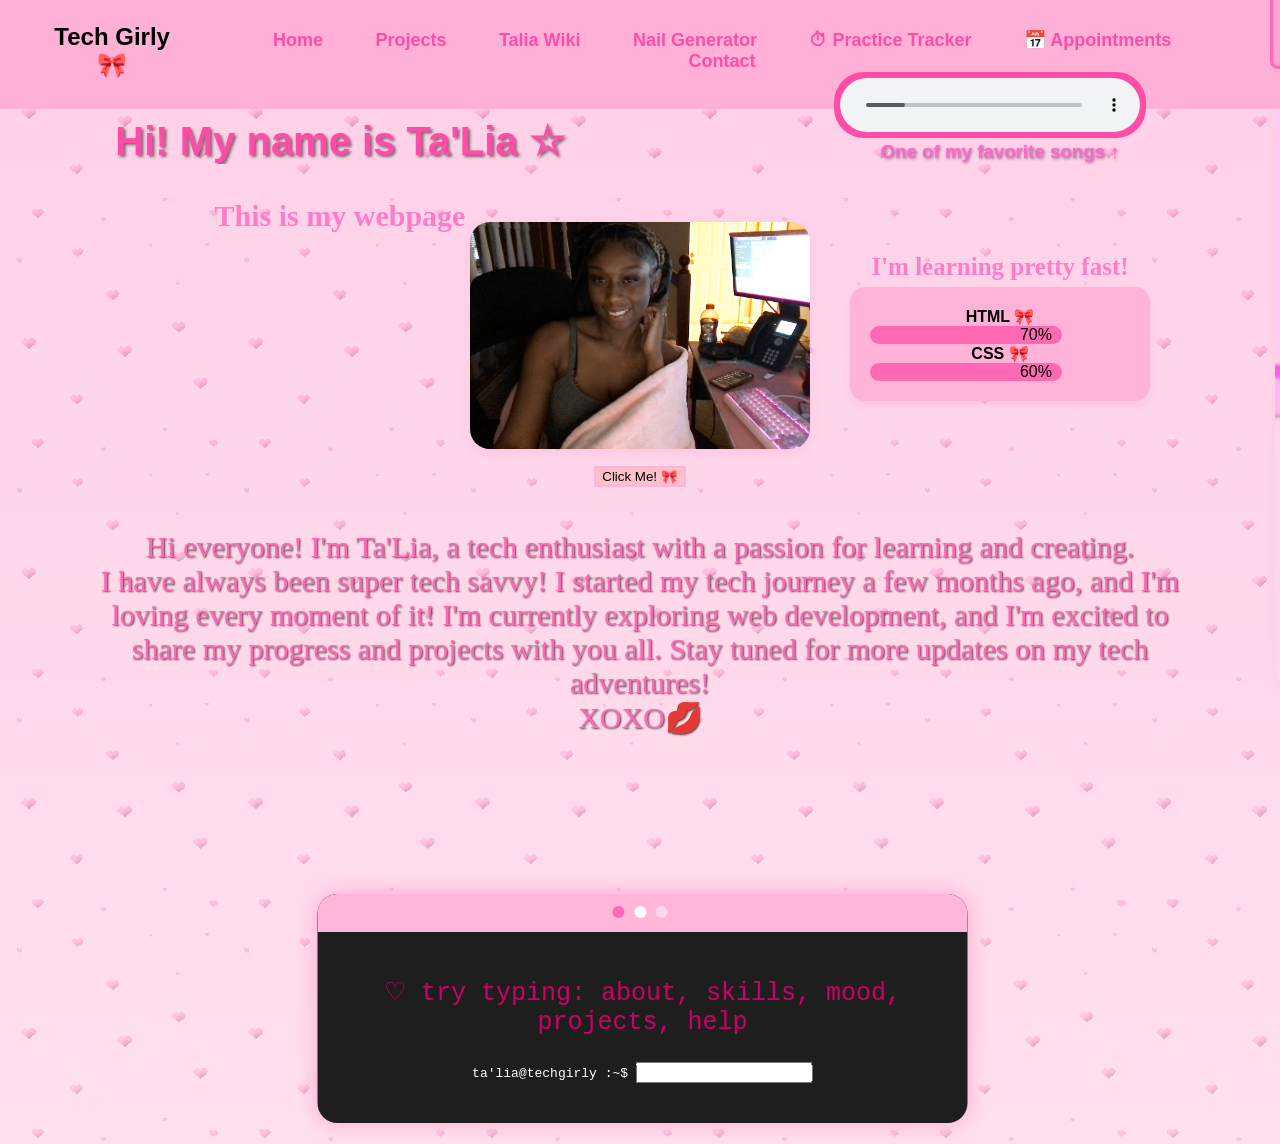
<file: index.html>
<!DOCTYPE html>
<html>
<head>
  <meta name="viewport" content="width=device-width, initial-scale=1.0">
  <title>My Tech Girly Eraaa 🎀</title>

  <style>
    body {
      background-color: #ffe6f0;
      font-family: Arial, sans-serif;
      text-align: center;
      padding-top: 100px;
      background-image: url("hearts.gif");
      background-repeat: repeat;
      background-attachment: fixed;
      margin: 0;
      background: linear-gradient(rgba(255, 188, 224, 0.7), rgba(255, 211, 228, 0.7)), url("hearts.gif");
    }

    h1 {
      color: #ff4da6;
      font-size: 40px;
      position: relative;
      right: 300px;
      bottom: 125px;
      text-shadow: 2px 2px 3px #00000084;
      display: inline-block;
      width: 0;
      overflow: hidden;
      white-space: nowrap;
      border-right 3px solid pink;
      width: 0;
      animation: typing 3s steps(25, end) forwards;
    }
    @keyframes typing {
      from { width: 0; }
      to { width: 100%; }
      }
    h3 {
      color: #ff67cf;
      text-shadow: 1px 1px 3px rgba(0, 0, 0, 0.442);
      position: relative;
      left: 360px;
      top: -365px;
    }

    p {
      color: #cc0066;
      font-size: 35px;
    }

    .btn {
      background-color: pink;
      transition: all 0.3s ease;
      cursor: pointer;
      border: 2px solid #ffb3de;
      position: relative;
      z-index: 999;
    }
    .btn:hover {
      background-color: #ff91c8;
      transform: scale(1.2) translateY(-5px);
      box-shadow: 0 4px 8px rgba(134, 18, 70, 0.813);
    }
    .container {
      display: flex;
      justify-content: center;
      gap: 20px;
      transform: translate(360px, -650px);
      height: 300px;
      align-items: center;
      flex-direction: column;
    }
    .card {
      background-color: #ffb3d9;
      padding: 20px;
      border-radius: 10px;
      width: 200px;
      box-shadow: 0 4px 8px rgba(255, 179, 217, 0.5);
      display: flex;
      justify-content: center;
      gap: 20px;
    }
    .navbar {
      display: flex;
      justify-content: flex-end;
      align-items: center;
      padding: 10px 40px;
      background-color: hwb(330 69% 0%);
      position: relative;
      bottom: 107px;
      width: 100%;
      box-sizing: border-box;
    }
    .logo {
      margin-right: auto;
    }
    .nav-links a {
      color: #ff4da6;
      text-decoration: none;
      margin-left: 20px;
      font-size: 18px;
      font-weight: bold;
      transition: 0.3s;
      padding: 8px 14px;
      border-radius: 20px;
    }
    .nav-links a:hover {
      background-color: rgb(255, 97, 179);
      color: white;
    }
    audio {
      margin-left: 700px;
      position: relative;
      top: -475px;
      border-radius: 30px;
      padding: 6px;
      background-color: hsl(330, 100%, 65%);
    }
    #message {
      font-family: cursive;
      font-weight: 700;
      font-size: 30px;
      color: #ff7dc7;
      position: relative;
      right: 300px;
      bottom: 150px
    }
    .extra {
      font-family: cursive;
      font-weight: 700;
      font-size: 25px;
      color: #ff7dc7;
      position: relative;
      left: 360px;
      bottom: 160px
    }
    img {
      width: 340px;
      height: auto;
      border-radius: 20px;
      box-shadow: 0 4px 8px rgba(255, 179, 217, 0.5);
      position: relative;
      top: -395px;
      display: block;
      margin: 0 auto;
    }
    .bio {
      position: absolute;
      top: 500px;
      left:50%;
      transform: translateX(-50%);
      width: 1155px;
      color: hotpink;
      font-size: 30px;
      font-family: 'Dancing Script', cursive;
      text-shadow: hsla(0, 0%, 0%, 0.691) 1px 1px 2px;
      max-width: 1500px;
    }
    .progress-bar {
      width: 100%;
      height: 12px;
      background-color: #ffb3d9;
      border-radius: 20px;
      margin-top: 10px;
      overflow: hidden;
    }
    .progress {
      height: 100%;
      background-color: hotpink;
      border-radius: 20px;
    }
    .html-progress {
      width: 70%;
    }
    .skill-card {
      background-color: #ffb3d9;
      padding: 20px;
      border-radius: 15px;
      width: 260px;
      box-shadow: 0 4px 8px rgba(255, 179, 217, 0.5);
    }
    .skill-title {
      display: flex; 
      justify-content: center;
      font-weight: bold;
      align-items: center;
      gap:6px;
    }
    .skill-title span:first-child {
      text-align: left;
    }
    .skill-title span:last-child {
      text-align: left;
    }
    .progress-box {
      width: 100%;
      height: 120px;
      background-color: #ffb3d9;
      border-radius: 15px;
      overflow: hidden;
      margin-bottom: 15px;
    }
    .progress-fill {
      height: 100%;
      background-color: hotpink;
      border-radius: 15px;
      width: 70%;
      text-align: right;
      padding-right: 10px;
    }
    .css-text {
      display: flex;
      align-items: center;
      justify-content: center;
      gap: 10px;
      margin-top: 40px;
      font-size: 20px;
    }
    .css-progress {
      width: 60$;
    }
    .side-bar {
      position: absolute;
      top: -210px;
      right: -360px;
      width: 365px;
      height: 100%;
      object-fit: cover;
      z-index: -1;
      opacity: 0.65;
    }
    .pink-clock {
      background-color: hsl(330, 100%, 82%);
      border-radius: 8px;
      border-color: hotpink;
      border-width: 3px;
      border-style: solid;
      position: fixed;
      top: -210px;
      right: 0px;
      width: 320px;
      height: 43px;
      padding: 18px 22px;
      font-weight: bold;
      box-shadow: 0 4px 8px
      font-family: monospace;
      font-size: 35px;
      letter-spacing: 2px;
      color: white;
      text-shadow: hotpink 3px 5px 9px;
    }
    .side-note {
      position:fixed;
      top:-135px;
      right: 55px;
      width: 220px;
      z-index: 5;
      font-size: 5px;
      line-height: 1.3;
    }
    .side-note h4 {
      font-size: 30px;
      color:#ff0783;
      position: relative;
      bottom: -5px;
      text-shadow: 0 0 8px #ff4096;
    }
    .side-note p {
      font-size: 30px;
      color: lab(60.15% 75.53 -8.87);
      text-shadow: 0 0 5px hwb(333 34% 0%);
      position: relative;
      bottom: 18px;
    }
    .terminal {
      width: 650px;
      background-color: #1e1e1e;
      border-radius: 20px;
      overflow: hidden;

      position: absolute;
      top: 700px;
      left: 50%;
      transform: translateX(-105%);
      box-shadow: 0 0 20px rgba(255, 105, 180, 0.5);
    }
      .terminal-top {
        background-color: #ffb6d9;
        padding: 10px;
      }
      .dot {
        height: 12px;
        width: 12px;
        border-radius: 50%;
        display: inline-block;
        margin-right: 5px;
      }
      .pink {
        background-color: hotpink;
      }
      .white {
        background-color: white;
      }
      .lightpink {
        background-color: #ffd6eb; 
      }
      .terminal-body {
        padding: 20px;
        color: hotpink;
        font-family: monospace;
      }
      .terminal-input {
        background: transparent;
        border: none;
        outline: none;
        color: white;
        font-family: monospace;
        width: 100%;
      }
      #terminalOutput {
        margin-top: 20px;
        color: white;
      }
      .terminal-body p {
        font-size: 25px;
      }
      html, body {
        overflow-x: hidden;
      }
      @media (max-width: 800px) {
        body {
          padding: 0 18px 44px;
          text-align: center;
          display: flex;
          flex-direction: column;
        }
        .navbar {
          position: static;
          flex-direction: column;
          align-items: center;
          gap: 12px;
          margin: 0 -18px 28px;
          padding: 14px 16px;
          width: calc(100% + 36px);
        }
        .logo {
          margin-right: 0;
          font-size: 24px;
        }
        .nav-links {
          display: grid;
          grid-template-columns: repeat(2, minmax(0, 1fr));
          gap: 8px;
          width: 100%;
        }
        .nav-links a {
          margin-left: 0;
          padding: 10px 8px;
          font-size: 15px;
          text-align: center;
        }
        h1,
        #message,
        .extra,
        h3,
        audio,
        img,
        .container,
        .bio,
        .terminal,
        .side-note,
        .pink-clock {
          position: static;
          transform: none;
        }
        h1 {
          display: block;
          width: auto;
          margin: 24px auto 12px;
          font-size: clamp(30px, 10vw, 42px);
          white-space: normal;
          animation: none;
        }
        #message,
        .extra {
          margin: 10px auto;
          font-size: 24px;
        }
        .bio {
          box-sizing: border-box;
          width: min(100%, 560px);
          max-width: 100%;
          margin: 20px auto;
          padding: 0 8px;
          font-size: 21px;
          line-height: 1.4;
        }
        .bio br {
          display: none;
        }
        .btn {
          margin: 12px auto 20px;
          padding: 10px 16px;
        }
        h3 {
          margin: 0 auto 18px;
          font-size: 18px;
        }
        audio {
          display: block;
          width: min(100%, 320px);
          margin: 8px auto 8px;
        }
        img {
          width: min(88vw, 300px);
          margin: 18px auto;
        }
        .side-bar {
          display: none;
        }
        .container {
          height: auto;
          margin: 18px auto;
        }
        .skill-card {
          width: min(100%, 300px);
          margin: 0 auto;
        }
        .navbar { order: 1; }
        h1 { order: 2; }
        #message { order: 3; }
        .btn { order: 4; }
        audio { order: 5; }
        h3 { order: 6; }
        img:not(.side-bar) { order: 7; }
        .bio { order: 8; }
        .container { order: 9; }
        .extra { order: 10; }
        .pink-clock { order: 11; }
        .side-note { order: 12; }
        .terminal { order: 13; }
        .side-note {
          width: min(100%, 320px);
          margin: 24px auto;
          padding: 16px;
          background-color: rgba(255, 214, 235, 0.72);
          border: 2px solid #ff9ccc;
          border-radius: 18px;
          box-sizing: border-box;
        }
        .side-note h4,
        .side-note p {
          position: static;
          margin: 8px 0;
          font-size: 21px;
        }
        .terminal {
          width: min(100%, 640px);
          margin: 24px auto 0;
          text-align: left;
        }
        .terminal-body p {
          font-size: 18px;
        }
        .terminal-input span,
        .terminal-input input {
          display: block;
          width: 100%;
        }
        .pink-clock {
          display: block;
          box-sizing: border-box;
          width: min(100%, 260px);
          height: auto;
          margin: 20px auto;
          padding: 10px 14px;
          font-size: 22px;
        }
      }
      @media (max-width: 430px) {
        .nav-links {
          grid-template-columns: 1fr;
        }
        .terminal {
          border-radius: 16px;
        }
        .terminal-body {
          padding: 16px;
        }
      }
      @media only screen and (max-width: 800px), only screen and (max-device-width: 800px) {
        body {
          width: 100% !important;
          max-width: 100vw !important;
          padding: 0 18px 44px !important;
          display: flex !important;
          flex-direction: column !important;
          overflow-x: hidden !important;
        }
        .navbar {
          position: static !important;
          width: 100vw !important;
          max-width: none !important;
          margin: 0 calc(50% - 50vw) 28px !important;
          transform: none !important;
        }
        h1,
        #message,
        .extra,
        h3,
        audio,
        img,
        .container,
        .bio,
        .terminal,
        .side-note,
        .pink-clock {
          position: static !important;
          top: auto !important;
          right: auto !important;
          bottom: auto !important;
          left: auto !important;
          transform: none !important;
        }
        audio {
          display: block !important;
          width: min(100%, 320px) !important;
          max-width: 100% !important;
          margin: 8px auto 8px !important;
        }
        h3 {
          margin: 0 auto 18px !important;
        }
        .bio {
          display: block !important;
          box-sizing: border-box !important;
          width: 100% !important;
          max-width: 560px !important;
          margin: 20px auto !important;
          padding: 0 10px !important;
          font-size: 21px !important;
          line-height: 1.4 !important;
        }
        .side-note {
          display: block !important;
          box-sizing: border-box !important;
          width: min(100%, 320px) !important;
          margin: 24px auto !important;
          padding: 16px !important;
          background-color: rgba(255, 214, 235, 0.72) !important;
          border: 2px solid #ff9ccc !important;
          border-radius: 18px !important;
        }
        .side-note h4,
        .side-note p {
          position: static !important;
          margin: 8px 0 !important;
          font-size: 21px !important;
        }
        .pink-clock {
          display: block !important;
          box-sizing: border-box !important;
          width: min(100%, 260px) !important;
          height: auto !important;
          margin: 20px auto !important;
          padding: 10px 14px !important;
          font-size: 22px !important;
        }
        .navbar { order: 1 !important; }
        h1 { order: 2 !important; }
        #message { order: 3 !important; }
        .btn { order: 4 !important; }
        audio { order: 5 !important; }
        h3 { order: 6 !important; }
        img:not(.side-bar) { order: 7 !important; }
        .bio { order: 8 !important; }
        .container { order: 9 !important; }
        .extra { order: 10 !important; }
        .pink-clock { order: 11 !important; }
        .side-note { order: 12 !important; }
        .terminal { order: 13 !important; }
      }
  </style>
</head>

<body>
  <img src="pinkbar.png" class="side-bar">
  <div class="navbar">
    <h2 class="logo">Tech Girly🎀</h2>
    <div class="nav-links">
      <a href="index.html">Home</a>
      <a href="projects.html">Projects</a>
      <a href="wiki.html">Talia Wiki</a>
      <a href="nail-generator.html">Nail Generator</a>
      <a href="practice-tracker.html">⏱ Practice Tracker</a>
      <a href="appointments.html">📅 Appointments</a>
      <a href="mailto:taliabrenaebusiness@gmail.com">Contact</a>
    </div>
  </div>
  <h1>Hi! My name is Ta'Lia ☆</h1>

  <p id="message">This is my webpage</p>

  <p class="extra">I'm learning pretty fast! </p>
   <p class="bio">
    Hi everyone! I'm Ta'Lia, a tech enthusiast with a passion for learning and creating. <br>I have always been super tech savvy! I started my tech journey a few months ago, and I'm<br> loving every moment of it! I'm currently exploring web development, and I'm excited to<br>share my progress and projects with you all. Stay tuned for more updates on my tech adventures! <br> XOXO💋 </p>

  <button class="btn">Click Me! 🎀</button>
  <h3> One of my favorite songs ↑</h3> 
  <audio id="music" controls loop>
    <source src="He Knows My Name.mp3" type="audio/mpeg">
  </audio>
<img src="prettyme.jpg" alt="My Photo">
 <div class="container">
      <div class="skill-card">
        <div class="skill-title">
        <span>HTML 🎀</span>
        </div>
        <div class=""progress-box">
        <div class="progress-fill">70%</div>
        </div>
      <div class="skill-title">
        <span>CSS 🎀</span>
      </div>
      <div class=""progress-box">
      <div class="progress-fill css-progress">60%</div>
      <div class="pink-clock" id="clock"></div>
      </div>
    </div>
<div class="side-note">
        <h4>Up Next ♡</h4>
        <p> ✰ mini game</p>
        <p> ✰ cute login page</p>
        <p> ✰ daily routine app</p>
        <p> ✰ coding cheat sheet</p>
      </div>
  <div class="terminal">
    <div class="terminal-top">
      <span class="dot pink"></span>
      <span class="dot white"></span>
      <span class="dot lightpink"></span>
    </div>
    <div class="terminal-body">
      <p>♡ try typing: about, skills, mood, projects, help</p>
      <div class="terminal-input">
        <span> ta'lia@techgirly :~$</span>
        <input type="text" id="commandInput"
        onkeydown="handleCommand(event)">
      </div>
      <div id="terminalOutput"></div>
  </div>
  <script>
    const button = document.querySelector(".btn");
    const text = document.getElementById("message");

    button.addEventListener("click", function() {
      if (text.textContent === "This is my webpage") {
      text.textContent = "& The start of my tech journey ✝️";
      }
      else {
     text.textContent ="This is my webpage";
      }
    });
    const music = document.getElementById("music");
    music.volume = 0.03;
    music.loop = true;
function updateClock() {
  const now = new Date();
  let hours = now.getHours();
  let minutes = now.getMinutes();
  let ampm = hours >= 12 ? 'PM' : 'AM';
  hours = hours % 12;
  hours = hours ? hours : 12;
  minutes = minutes < 10 ? '0' + minutes : minutes;
  const time = hours + ':' + minutes + ' ' + ampm;
  document.getElementById("clock").textContent = time;
}
updateClock();
setInterval(updateClock, 1000);
  </script>
  <script>
    function typeText(text) {
      let output = document.getElementById("terminalOutput");
      output.innerHTML = "";
      let i= 0;
      let interval = setInterval(() => {
        output.innerHTML += text.charAt(i);
        i++;
        if (i >= text.length) {
          clearInterval(interval);
        }
      }, 40);
    }
     function handleCommand(event) {
      if (event.key === "Enter") {
        let input = document.getElementById("commandInput");
        let output = document.getElementById("terminalOutput");
        let command = input.value.toLowerCase();
        if (command === "about") {
          typeText("♡ beginner frontend developer & tech girly");
        }
        else if (command === "skills") {
          typeText("♡ HTML, CSS, JavaScript");
        }
        else if (command === "mood") {
          let moods = [
            "♡ feeling cute, might code later",
            "♡ currently obssessed with web design",
            "♡ debugging, send help!",
            "♡ loving the tech journey so far",
          ];
          let randomMood = moods[Math.floor(Math.random() * moods.length)];
          typeText(randomMood);
        }
        else if (command === "projects") {
          output.innerHTML = "♡ mini game, dark mode toggle, cute widgets";
        }
        else if (command === "help") {
          typeText("♡ available commands: about, skills, mood, projects");
        }
        else {
          typeText("♡ command not recognized. Type 'help' for a list of commands.");
        }
        input.value = "";
      }
     }

    function organizeMobileHomeLayout() {
      if (!window.matchMedia("(max-width: 800px)").matches) {
        return;
      }

      const extraText = document.querySelector(".extra");
      const skillContainer = document.querySelector(".container");
      const songCaption = document.querySelector("h3");
      const songPlayer = document.getElementById("music");

      if (songCaption && songPlayer) {
        songPlayer.insertAdjacentElement("afterend", songCaption);
      }

      if (extraText && skillContainer) {
        skillContainer.insertAdjacentElement("afterend", extraText);
      }
    }

    organizeMobileHomeLayout();
  </script>
</body>
</html>
</file>
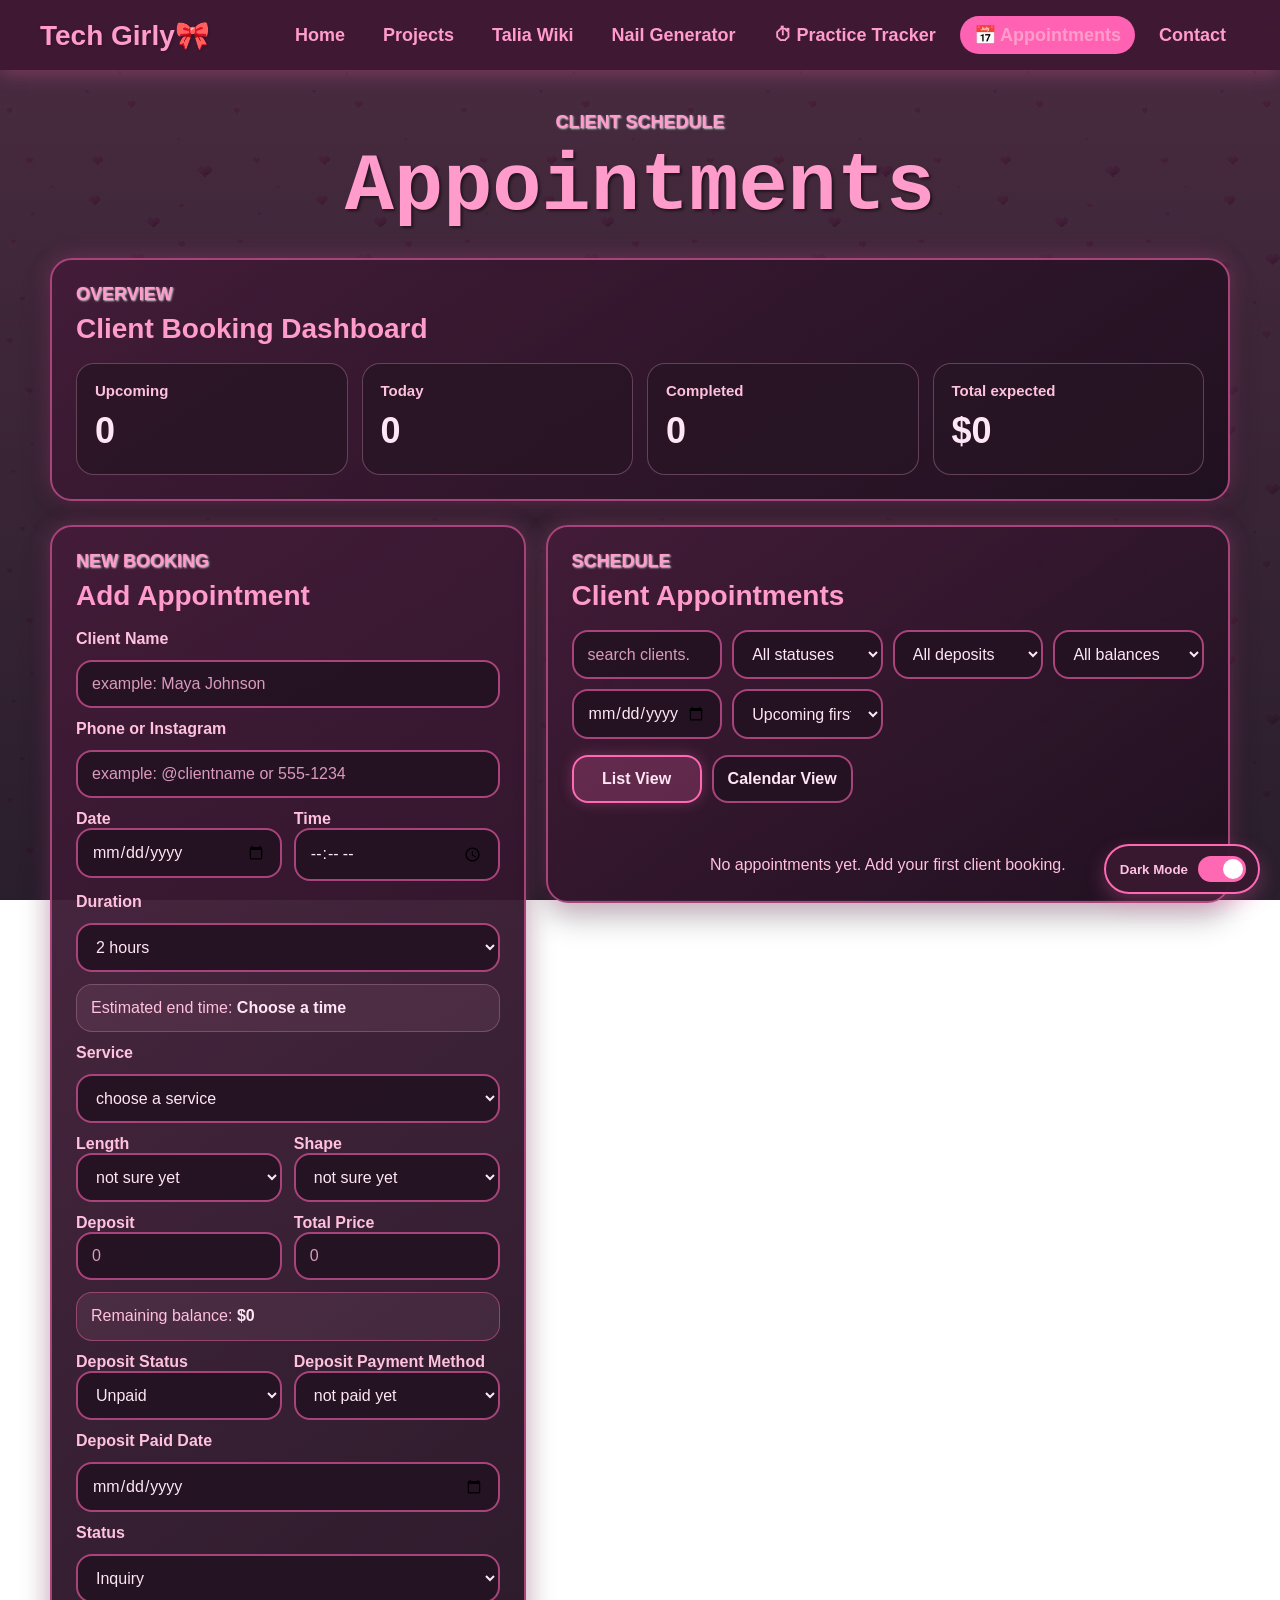
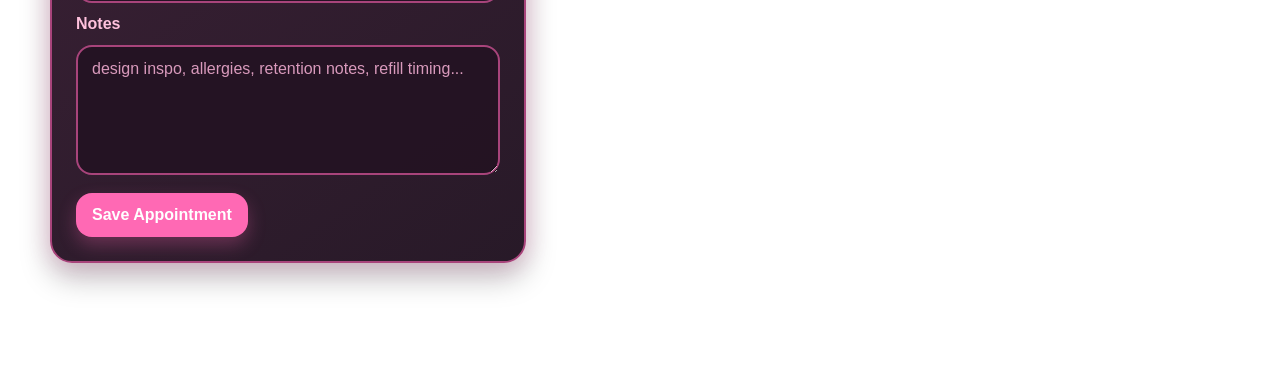
<file: appointments.html>
<!DOCTYPE html>
<html lang="en">
<head>
  <meta charset="UTF-8">
  <meta name="viewport" content="width=device-width, initial-scale=1.0">
  <title>Client Appointments</title>
  <meta name="apple-mobile-web-app-title" content="Talia Wiki">
  <link rel="apple-touch-icon" href="talia-wiki-icon.png">
  <link rel="icon" type="image/png" href="talia-wiki-icon.png">
  <link rel="stylesheet" href="wiki.css">
  <link rel="stylesheet" href="appointments.css">
</head>
<body class="dark-mode">
  <!-- Main portfolio navigation -->
  <div class="navbar">
    <h2 class="logo">Tech Girly🎀</h2>
    <div class="nav-links">
      <a href="index.html">Home</a>
      <a href="projects.html">Projects</a>
      <a href="wiki.html">Talia Wiki</a>
      <a href="nail-generator.html">Nail Generator</a>
      <a href="practice-tracker.html">⏱ Practice Tracker</a>
      <a href="appointments.html" class="active">📅 Appointments</a>
      <a href="mailto:taliabrenaebusiness@gmail.com">Contact</a>
    </div>
  </div>

  <main class="wiki-page appointment-page">
    <!-- Page title -->
    <section class="hero-section appointment-hero">
      <p class="eyebrow">client schedule</p>
      <h1>Appointments</h1>
    </section>

    <!-- Dashboard summary -->
    <section class="appointment-card">
      <div class="section-heading">
        <div>
          <p class="eyebrow">overview</p>
          <h2>Client Booking Dashboard</h2>
        </div>
      </div>

      <div class="appointment-stats">
        <article class="appointment-stat">
          <span>Upcoming</span>
          <strong id="upcomingCount">0</strong>
        </article>
        <article class="appointment-stat">
          <span>Today</span>
          <strong id="todayCount">0</strong>
        </article>
        <article class="appointment-stat">
          <span>Completed</span>
          <strong id="completedCount">0</strong>
        </article>
        <article class="appointment-stat">
          <span>Total expected</span>
          <strong id="expectedTotal">$0</strong>
        </article>
      </div>
    </section>

    <section class="appointment-layout">
      <!-- Appointment form -->
      <section class="appointment-card">
        <div class="section-heading">
          <div>
            <p class="eyebrow">new booking</p>
            <h2 id="formTitle">Add Appointment</h2>
          </div>
        </div>

        <form id="appointmentForm" class="appointment-form">
          <label for="clientName">Client Name</label>
          <input type="text" id="clientName" placeholder="example: Maya Johnson" required>

          <label for="clientPhone">Phone or Instagram</label>
          <input type="text" id="clientPhone" placeholder="example: @clientname or 555-1234">

          <div class="form-grid">
            <div>
              <label for="appointmentDate">Date</label>
              <input type="date" id="appointmentDate" required>
            </div>
            <div>
              <label for="appointmentTime">Time</label>
              <input type="time" id="appointmentTime" required>
            </div>
          </div>

          <label for="appointmentDuration">Duration</label>
          <select id="appointmentDuration">
            <option value="60">1 hour</option>
            <option value="90">1.5 hours</option>
            <option value="120">2 hours</option>
            <option value="150">2.5 hours</option>
            <option value="180">3 hours</option>
            <option value="210">3.5 hours</option>
            <option value="240">4 hours</option>
            <option value="custom">Custom</option>
          </select>

          <div id="customDurationWrap" class="custom-duration-wrap">
            <label for="customDuration">Custom Duration Minutes</label>
            <input type="number" id="customDuration" min="15" step="15" placeholder="example: 270">
          </div>

          <div class="form-note">
            Estimated end time: <strong id="estimatedEndTime">Choose a time</strong>
          </div>

          <label for="serviceType">Service</label>
          <select id="serviceType" required>
            <option value="">choose a service</option>
            <option value="Full Set">Full Set</option>
            <option value="Fill In">Fill In</option>
            <option value="Soak Off">Soak Off</option>
            <option value="Nail Repair">Nail Repair</option>
            <option value="Freestyle Set">Freestyle Set</option>
            <option value="Consultation">Consultation</option>
          </select>

          <div class="form-grid">
            <div>
              <label for="setLength">Length</label>
              <select id="setLength">
                <option value="">not sure yet</option>
                <option value="Short">Short</option>
                <option value="Medium">Medium</option>
                <option value="Long">Long</option>
                <option value="XL">XL</option>
              </select>
            </div>
            <div>
              <label for="setShape">Shape</label>
              <select id="setShape">
                <option value="">not sure yet</option>
                <option value="Square">Square</option>
                <option value="Almond">Almond</option>
                <option value="Coffin">Coffin</option>
                <option value="Stiletto">Stiletto</option>
                <option value="Oval">Oval</option>
              </select>
            </div>
          </div>

          <div class="form-grid">
            <div>
              <label for="depositAmount">Deposit</label>
              <input type="number" id="depositAmount" min="0" step="1" placeholder="0">
            </div>
            <div>
              <label for="totalPrice">Total Price</label>
              <input type="number" id="totalPrice" min="0" step="1" placeholder="0">
            </div>
          </div>

          <div class="form-note balance-note">
            Remaining balance: <strong id="remainingBalancePreview">$0</strong>
          </div>

          <div class="form-grid">
            <div>
              <label for="depositStatus">Deposit Status</label>
              <select id="depositStatus">
                <option value="Unpaid">Unpaid</option>
                <option value="Paid">Paid</option>
              </select>
            </div>
            <div>
              <label for="depositMethod">Deposit Payment Method</label>
              <select id="depositMethod">
                <option value="">not paid yet</option>
                <option value="Apple Pay/Card">Apple Pay/Card</option>
                <option value="Cash App">Cash App</option>
                <option value="Cash">Cash</option>
                <option value="Other">Other</option>
              </select>
            </div>
          </div>

          <label for="depositPaidDate">Deposit Paid Date</label>
          <input type="date" id="depositPaidDate">

          <label for="appointmentStatus">Status</label>
          <select id="appointmentStatus">
            <option value="Inquiry">Inquiry</option>
            <option value="Awaiting Deposit">Awaiting Deposit</option>
            <option value="Confirmed">Confirmed</option>
            <option value="Completed">Completed</option>
            <option value="Cancelled">Cancelled</option>
            <option value="No-show">No-show</option>
            <option value="Rescheduled">Rescheduled</option>
          </select>

          <label for="appointmentNotes">Notes</label>
          <textarea id="appointmentNotes" rows="5" placeholder="design inspo, allergies, retention notes, refill timing..."></textarea>

          <div class="form-actions">
            <button type="submit" id="saveAppointmentButton">Save Appointment</button>
            <button type="button" id="cancelEditButton" class="secondary-button">Cancel Edit</button>
          </div>
        </form>
      </section>

      <!-- Appointment list -->
      <section class="appointment-card">
        <div class="section-heading">
          <div>
            <p class="eyebrow">schedule</p>
            <h2>Client Appointments</h2>
          </div>
        </div>

        <div class="appointment-tools">
          <input type="search" id="appointmentSearch" placeholder="search clients..." aria-label="Search appointments">
          <select id="statusFilter" aria-label="Filter by status">
            <option value="all">All statuses</option>
            <option value="Inquiry">Inquiry</option>
            <option value="Awaiting Deposit">Awaiting Deposit</option>
            <option value="Confirmed">Confirmed</option>
            <option value="Completed">Completed</option>
            <option value="Cancelled">Cancelled</option>
            <option value="No-show">No-show</option>
            <option value="Rescheduled">Rescheduled</option>
          </select>
          <select id="depositFilter" aria-label="Filter by deposit status">
            <option value="all">All deposits</option>
            <option value="Unpaid">Deposit unpaid</option>
            <option value="Paid">Deposit paid</option>
          </select>
          <select id="paymentFilter" aria-label="Filter by payment status">
            <option value="all">All balances</option>
            <option value="paid">Paid in full</option>
            <option value="balance">Balance due</option>
          </select>
          <input type="date" id="dateFilter" aria-label="Filter by appointment date">
          <select id="sortAppointments" aria-label="Sort appointments">
            <option value="upcoming">Upcoming first</option>
            <option value="newest">Newest added</option>
            <option value="client">Client A-Z</option>
          </select>
        </div>

        <div class="view-tabs" aria-label="Appointment view options">
          <button type="button" id="listViewButton" class="active">List View</button>
          <button type="button" id="calendarViewButton">Calendar View</button>
        </div>

        <p id="copyStatus" class="copy-status" aria-live="polite"></p>

        <div id="appointmentsList" class="appointments-list"></div>
        <div id="calendarView" class="calendar-view hidden"></div>
        <p id="emptyAppointments" class="appointment-empty">No appointments yet. Add your first client booking.</p>
      </section>
    </section>
  </main>

  <!-- Dark mode toggle that matches Talia Wiki -->
  <button type="button" id="darkModeToggle" class="dark-mode-toggle" aria-label="Turn dark mode off">
    <span class="toggle-text">Dark Mode</span>
    <span class="toggle-switch">
      <span class="toggle-dot"></span>
    </span>
  </button>

  <script src="appointments.js"></script>
</body>
</html>
</file>
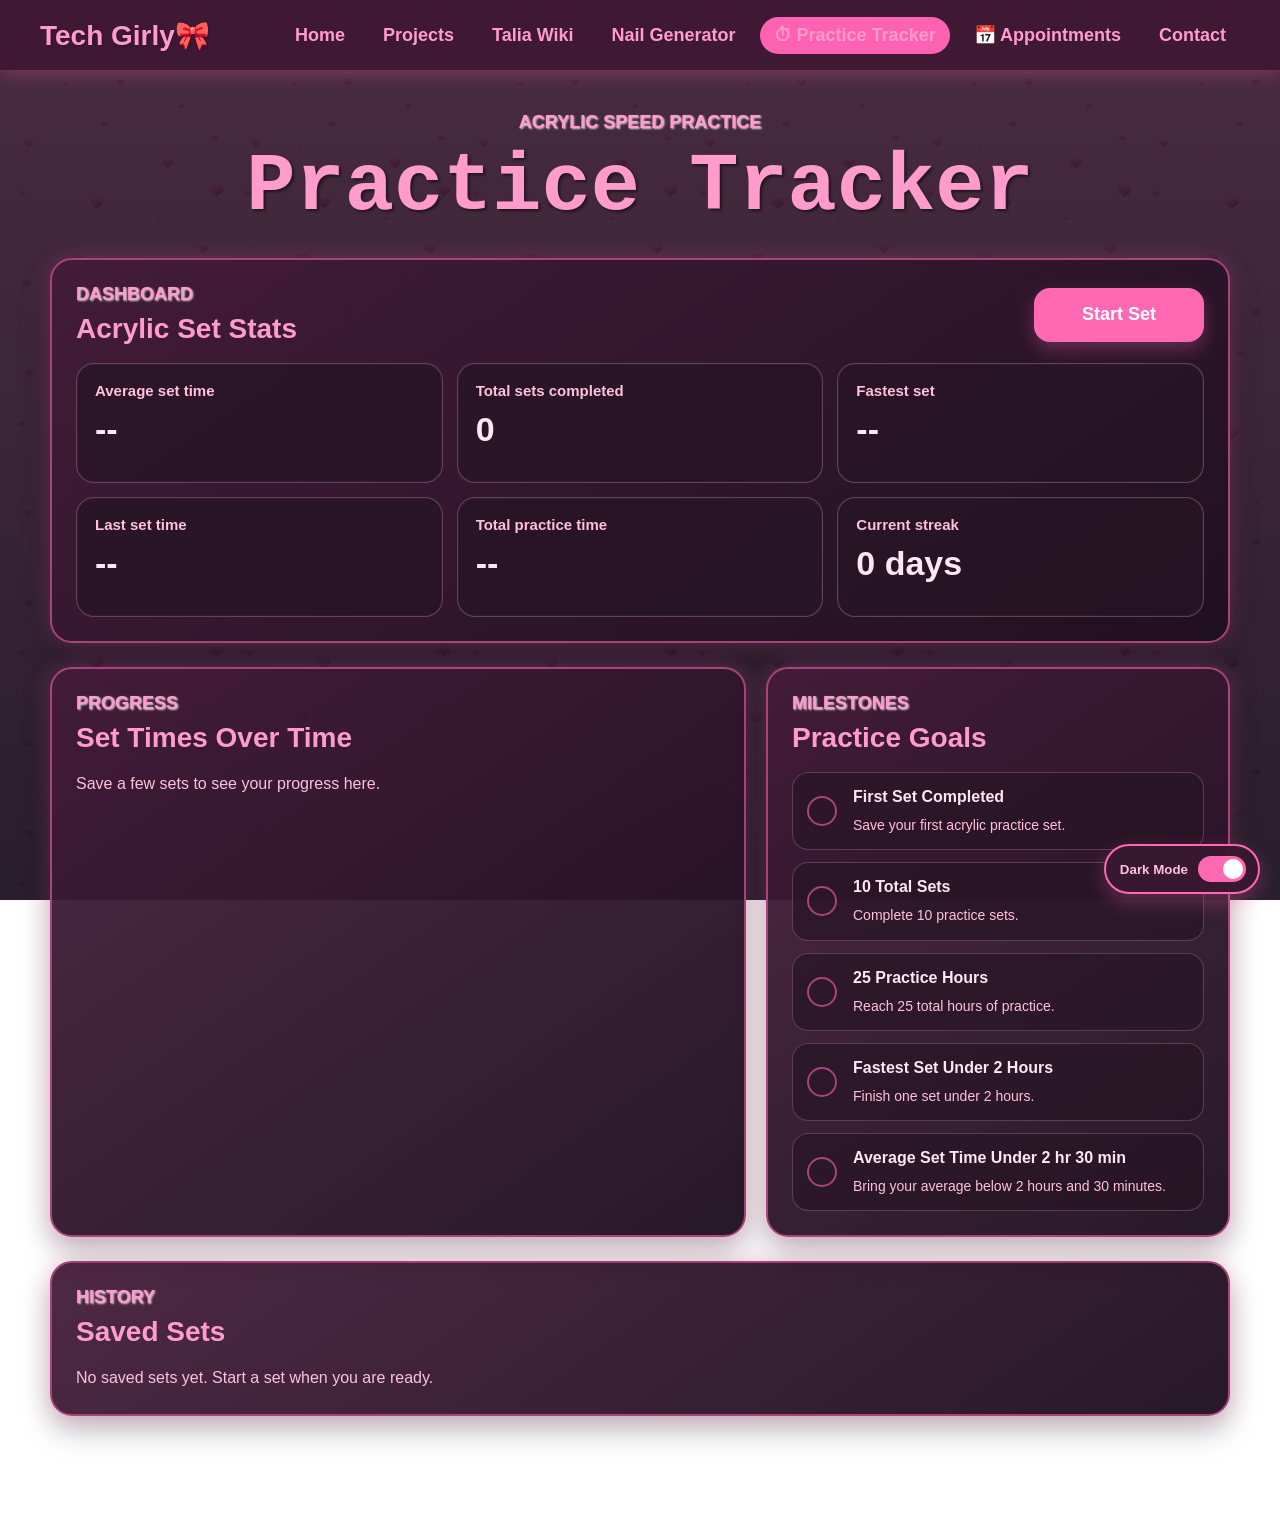
<file: practice-tracker.html>
<!DOCTYPE html>
<html lang="en">
<head>
  <meta charset="UTF-8">
  <meta name="viewport" content="width=device-width, initial-scale=1.0">
  <title>Acrylic Practice Tracker</title>
  <meta name="apple-mobile-web-app-title" content="Talia Wiki">
  <link rel="apple-touch-icon" href="talia-wiki-icon.png">
  <link rel="icon" type="image/png" href="talia-wiki-icon.png">
  <link rel="stylesheet" href="wiki.css">
  <link rel="stylesheet" href="practice-tracker.css">
</head>
<body class="dark-mode">
  <!-- Main portfolio navigation -->
  <div class="navbar">
    <h2 class="logo">Tech Girly🎀</h2>
    <div class="nav-links">
      <a href="index.html">Home</a>
      <a href="projects.html">Projects</a>
      <a href="wiki.html">Talia Wiki</a>
      <a href="nail-generator.html">Nail Generator</a>
      <a href="practice-tracker.html" class="active">⏱ Practice Tracker</a>
      <a href="appointments.html">📅 Appointments</a>
      <a href="mailto:taliabrenaebusiness@gmail.com">Contact</a>
    </div>
  </div>

  <main class="wiki-page tracker-page">
    <!-- Page title -->
    <section class="hero-section tracker-hero">
      <p class="eyebrow">acrylic speed practice</p>
      <h1>Practice Tracker</h1>
    </section>

    <!-- Dashboard stats -->
    <section class="tracker-card dashboard-section">
      <div class="section-heading">
        <div>
          <p class="eyebrow">dashboard</p>
          <h2>Acrylic Set Stats</h2>
        </div>
        <button type="button" id="startSetButton" class="primary-tracker-button">Start Set</button>
      </div>

      <div class="stats-grid">
        <article class="stat-card">
          <span>Average set time</span>
          <strong id="averageTime">--</strong>
        </article>
        <article class="stat-card">
          <span>Total sets completed</span>
          <strong id="totalSets">0</strong>
        </article>
        <article class="stat-card">
          <span>Fastest set</span>
          <strong id="fastestTime">--</strong>
        </article>
        <article class="stat-card">
          <span>Last set time</span>
          <strong id="lastSetTime">--</strong>
        </article>
        <article class="stat-card">
          <span>Total practice time</span>
          <strong id="totalPracticeTime">--</strong>
        </article>
        <article class="stat-card">
          <span>Current streak</span>
          <strong id="currentStreak">0 days</strong>
        </article>
      </div>
    </section>

    <!-- Timer workspace -->
    <section id="timerSection" class="tracker-card timer-section hidden">
      <p class="eyebrow">practice timer</p>
      <h2 id="timerTitle">Set in Progress</h2>
      <div id="timerDisplay" class="timer-display">00:00:00</div>
      <p id="timerStatus" class="timer-status">Timer is running.</p>

      <div class="timer-actions">
        <button type="button" id="pauseButton">Pause</button>
        <button type="button" id="resumeButton" class="hidden">Resume</button>
        <button type="button" id="cancelButton" class="secondary-tracker-button">Cancel</button>
        <button type="button" id="finishButton" class="primary-tracker-button">Finish Set</button>
      </div>
    </section>

    <!-- Finished set review -->
    <section id="finishSection" class="tracker-card finish-section hidden">
      <p class="eyebrow">completed set</p>
      <h2>Finished Time</h2>
      <div id="completedTime" class="completed-time">00:00:00</div>

      <div id="personalBestMessage" class="personal-best hidden"></div>

      <div class="timer-actions">
        <button type="button" id="saveSetButton" class="primary-tracker-button">Save Set</button>
        <button type="button" id="discardSetButton" class="secondary-tracker-button">Discard</button>
      </div>
    </section>

    <section class="tracker-layout">
      <!-- Progress chart -->
      <section class="tracker-card">
        <div class="section-heading">
          <div>
            <p class="eyebrow">progress</p>
            <h2>Set Times Over Time</h2>
          </div>
        </div>
        <div id="progressChart" class="progress-chart"></div>
        <p id="progressEmpty" class="tracker-empty">Save a few sets to see your progress here.</p>
      </section>

      <!-- Milestones -->
      <section class="tracker-card">
        <div class="section-heading">
          <div>
            <p class="eyebrow">milestones</p>
            <h2>Practice Goals</h2>
          </div>
        </div>
        <div id="milestoneList" class="milestone-list"></div>
      </section>
    </section>

    <!-- History list -->
    <section class="tracker-card history-section">
      <div class="section-heading">
        <div>
          <p class="eyebrow">history</p>
          <h2>Saved Sets</h2>
        </div>
      </div>
      <div id="historyList" class="history-list"></div>
      <p id="historyEmpty" class="tracker-empty">No saved sets yet. Start a set when you are ready.</p>
    </section>
  </main>

  <!-- Dark mode toggle that matches Talia Wiki -->
  <button type="button" id="darkModeToggle" class="dark-mode-toggle" aria-label="Turn dark mode off">
    <span class="toggle-text">Dark Mode</span>
    <span class="toggle-switch">
      <span class="toggle-dot"></span>
    </span>
  </button>

  <script src="practice-tracker.js"></script>
</body>
</html>
</file>
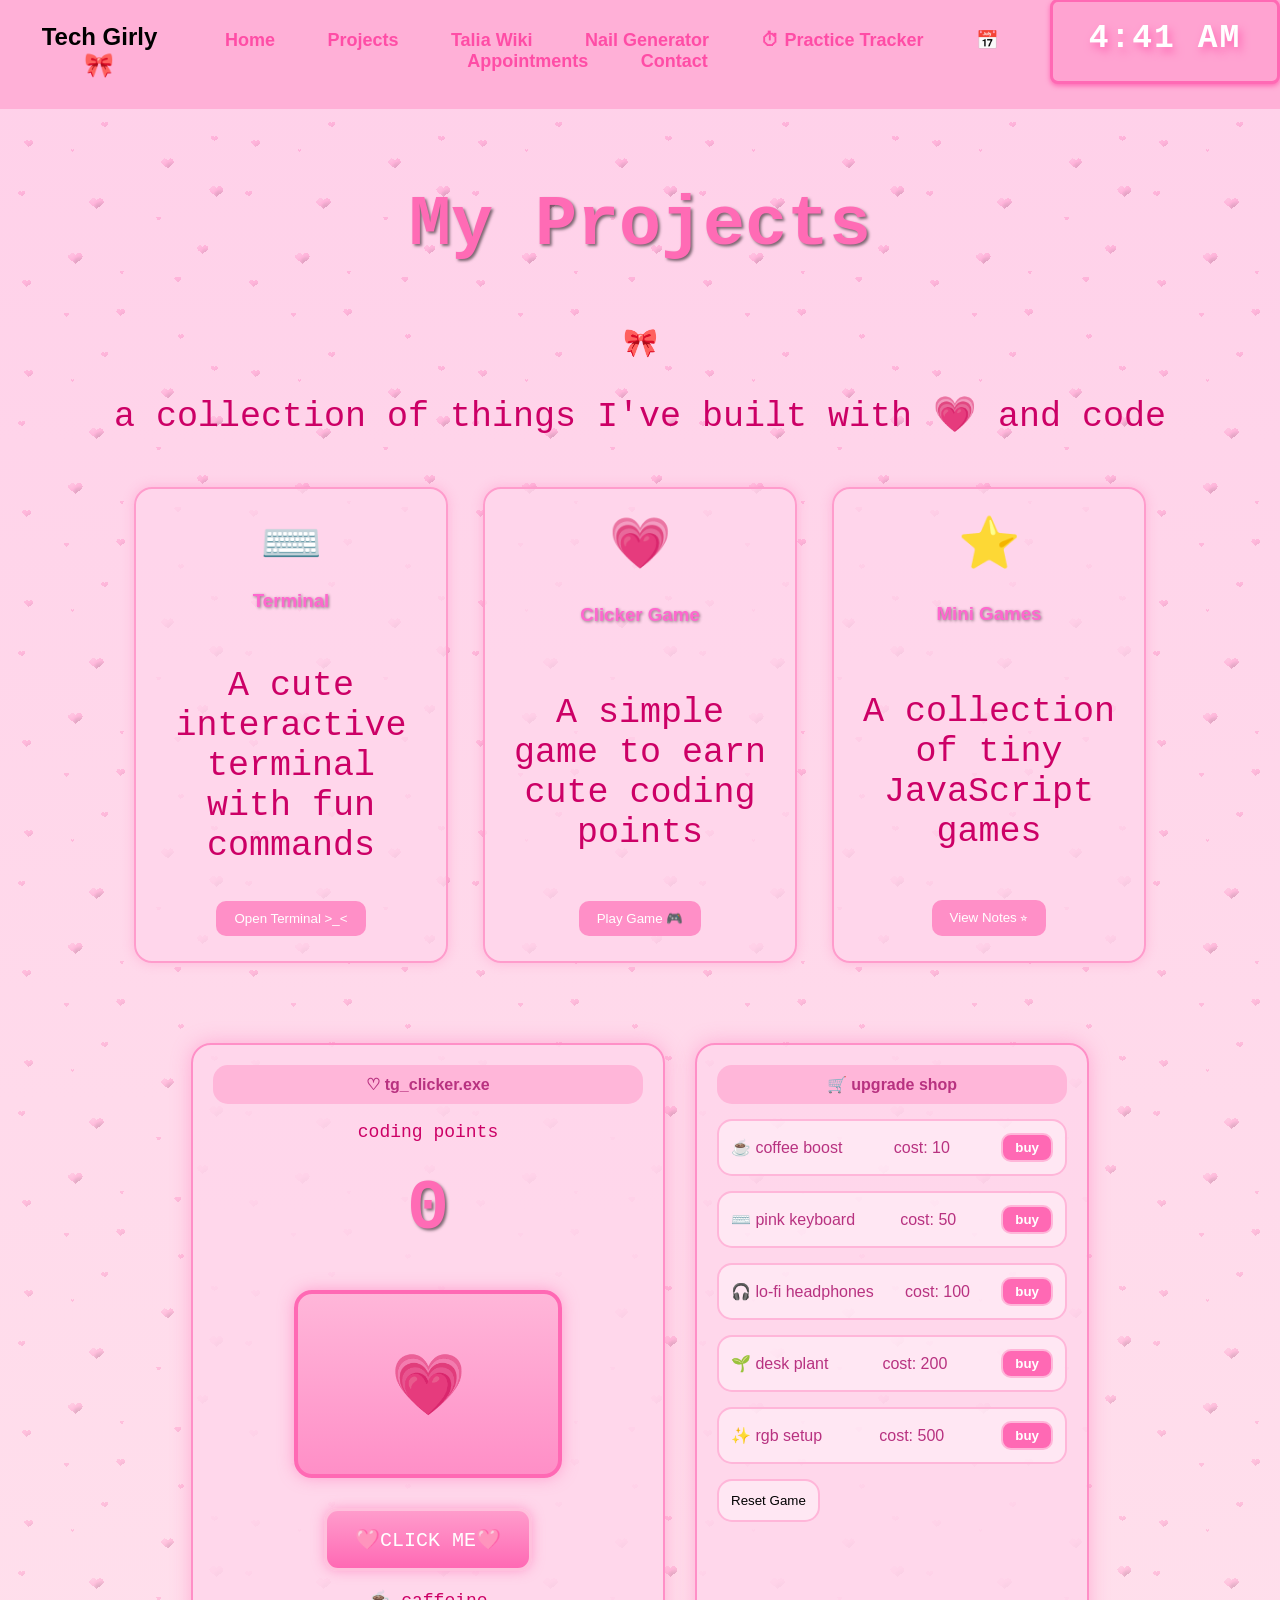
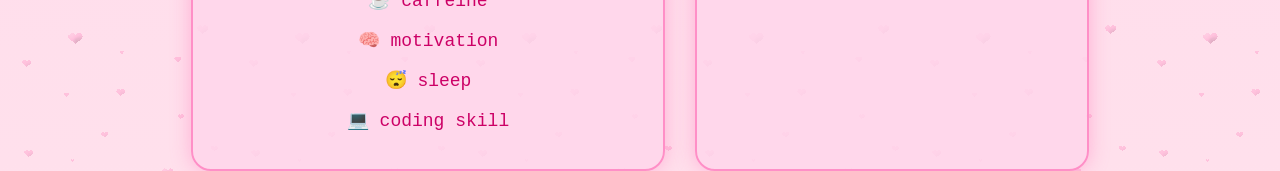
<file: projects.html>
<!DOCTYPE html>
<html>
<head>
  <meta name="viewport" content="width=device-width, initial-scale=1.0">
  <title>My Tech Girly Eraaa 🎀</title>

  <style>
    body {
      background-color: #ffe6f0;
      font-family: Arial, sans-serif;
      text-align: center;
      padding-top: 100px;
      background-repeat: repeat;
      background-attachment: fixed;
      margin: 0;
      background: linear-gradient(rgba(255, 188, 224, 0.7), rgba(255, 211, 228, 0.7)), url("hearts.gif");
    }

    h1 {
      color: hsl(330, 100%, 71%);
      font-size: 70px;
      text-align: center;
      margin-top: -30px;
      text-shadow: 2px 2px 3px #00000084;
      font-family: monospace;
      display: inline-block;
      width: 0;
      overflow: hidden;
      white-space: nowrap;
      border-right 3px solid pink;
      animation: typing 3s steps(25, end) forwards;
    }
    #score {
      position: relative;
      top: 40px;
    }
    @keyframes typing {
      from { width: 0; }
      to { width: 100%; }
      }
    h3 {
      color: #ff67cf;
      text-shadow: 1px 1px 3px rgba(0, 0, 0, 0.442);
      position: relative;
      left: 360px;
      top: -365px;
    }

    p {
      color: #cc0066;
      font-size: 35px;
      font-family: 'VT323', monospace;
    }

    .btn {
      background-color: pink;
      transition: all 0.3s ease;
      cursor: pointer;
      border: 2px solid #ffb3de;
      position: relative;
      z-index: 999;
    }
    .btn:hover {
      background-color: #ff91c8;
      transform: scale(1.2) translateY(-5px);
      box-shadow: 0 4px 8px rgba(134, 18, 70, 0.813);
    }
    .navbar {
      display: flex;
      justify-content: flex-end;
      align-items: center;
      padding: 10px 40px;
      background-color: hwb(330 69% 0%);
      position: relative;
      bottom: 107px;
      width: 100%;
      box-sizing: border-box;
      padding-right: 250px;
    }
    .logo {
      margin-right: auto;
    }
    .nav-links a {
      color: #ff4da6;
      text-decoration: none;
      margin-left: 20px;
      font-size: 18px;
      font-weight: bold;
      transition: 0.3s;
      padding: 8px 14px;
      border-radius: 20px;
    }
    .nav-links a:hover {
      background-color: rgb(255, 97, 179);
      color: white;
    }
  .bow {
    font-size: 28px;
    text-align: center;
    margin: 10px 0;
  }
    .css-text {
      display: flex;
      align-items: center;
      justify-content: center;
      gap: 10px;
      margin-top: 40px;
      font-size: 20px;
    }
    .css-progress {
      width: 60$;
    }
    .pink-clock {
      background-color: hsl(330, 100%, 82%);
      border-radius: 8px;
      border-color: hotpink;
      border-width: 3px;
      border-style: solid;
      position: absolute;
      top: -1px;
      right: 0px;
      width: 180px;
      height: 43px;
      padding: 18px 22px;
      font-weight: bold;
      box-shadow: 0 2px 5px hotpink;
      font-family: monospace;
      font-size: 33px;
      letter-spacing: 2px;
      color: white;
      text-shadow: hotpink 3px 5px 9px;
      z-index: 999;
    }
    html, body {
        overflow-x: hidden;
    }
    .project-cards {
      display: flex;
      justify-content: center;
      gap: 35px;
      margin-top: 50px;
    }
    .project-card {
      width: 260px;
      display: flex;
      flex-direction: column;
      justify-content: space-between;
      align-items: center;
      background-color: rgba(255,214,235, 0.75);
      border: 2px solid #ff9ccc;
      border-radius: 18px;
      padding: 25px;
      text-align: center;
      color: b83280;
      box-shadow: 0 0 12px rgba(255, 105, 180, 0.3);
      color: #b83280;
    }
    .project-icon {
      font-size: 50px;
    }
    .project-card button {
      background-color: #ff8fc7;
      color: white;
      border: none;
      padding: 10px 18px;
      border-radius: 10px;
      cursor: pointer;
    }
    .project-card h3 {
      position: static;
      top: auto;
      left: auto;
      right: auto;
      bottom: auto;
    }
    .clicker-layout {
      display: flex;
      justify-content: center;
      gap: 30px;
      margin-top: 80px;
    }
    .clicker-layout p {
      font-size: 18px;
    }
    .game-panel,
    .upgrade-shop {
      background-color: rgba(255,214,235, 0.85);
      border: 2px solid #ff8fc7;
      border-radius: 20px;
      padding: 20px;
      color: #b83280;
      box-shadow: 0 0 20px rgba(255, 105, 180, 0.4);
    }
    .game-panel {
      position: relative;
    }
    .game-panel {
      width: 430px;
      text-align: center;
    }
    .upgrade-shop {
      width: 350px;
    }
    .window-bar {
      background-color: #ffb6d9;
      padding: 10px;
      border-radius: 15px;
      font-weight: bold;
    }
      font-size: 90px;
      color: hotpink;
      font-family: 'VT323', monospace;
      text-shadow: 0 0 10px rgba(255, 105, 180, 0.5);
      margin-top: 10px;
      margin-top: 10px;
    }
    #click-btn,
    .upgrade button {
      background-color: #ff8fc7;
      color: white;
      border: none;
      padding: 18px 30px;
      border-radius: 15px;
      font-size: 22px;
      cursor: pointer;
      transition: 0.3s;
    }
    #click-btn {
      background: linear-gradient(to bottom,
      #ff9ccc,
      #ff69b4
      );
      color: white;
      border: 3px solid #ffc1dd;
      padding: 16px 28px;
      border-radius: 14px;
      font-size: 20px;
      font-family: 'VT323', monospace;
      box-shadow: 0 0 12px rgba(255, 105, 180, 0.5);
    }
    .upgrade {
      background-color: rgba(255,255,255,0.4);
      border: 2px solid #ffb6d9;
      border-radius: 15px;
      padding: 12px;
      margin-top: 15px;
      display: flex;
      justify-content: space-between;
      align-items: center;
    }
    .upgrade button {
      background-color: #ff69b4;
      color: white;
      border: 2px solid #ffb6d9;
      border-radius: 10px;
      padding: 5px 12px;
      font-weight: bold;
      cursor: pointer;
      transition: 0.3s;
    }
    .upgrade button:hover {
background-color: #ff8fc7;
transform: scale(1.08);
box-shadow: 0 0 10px hotpink;
    }
    .pixel-screen {
      width: 260px;
      height: 180px;
      background: linear-gradient( to bottom,
      #ffb6d9,
      #ff8fc7
      );
      border: 4px solid #ff69b4;
      border-radius: 18px;
      margin: 30px auto;
      display: flex;
      justify-content: center;
      align-items: center;
      box-shadow: 0 0 15px rgba(255, 105, 180, 0.5);
    }
    .pixel-screen.rgb-mode {
      animation: rgbGlow 3s linear infinite;
    }
    @keyframes rgbGlow {
        0% {
    box-shadow:
      0 0 35px hotpink,
      0 0 70px pink;
  }

  25% {
    box-shadow:
      0 0 35px #ff9de1,
      0 0 70px #ffc2ec;
  }

  50% {
    box-shadow:
      0 0 35px #9ad8ff,
      0 0 70px #c7ebff;
  }

  75% {
    box-shadow:
      0 0 35px #d8b4ff,
      0 0 70px #f0d6ff;
  }

  100% {
    box-shadow:
      0 0 35px hotpink,
      0 0 70px pink;
  }
    }
    .heart {
      font-size: 60px;
      animation: floatHeart 2s infinite ease-in-out;
    }
    @keyframes floatHeart {
      0% {
        transform: 
        translateY(0px);
      }
      50% {
        transform: 
        translateY(-10px);
      }
      100% {
        transform: 
        translateY(0px);
      }
    }
    .pixel-screen:hover {
      box-shadow: 0 0 25px hotpink;
      transition: 0.3s;
    }
    .click-wrapper:active {
      transform: scale(0.95) translateY(4px);
    }
    .click-wrapper {
      display: inline-block;
      transition: 0.15s;
    }
    .floating-point {
      position: absolute;
      color: hotpink;
      font-size: 24px;
      font-weight: bold;
      pointer-events: none;
      animation: floatUp 1s ease-out forwards;
    }
    @keyframes floatUp {
      0% {
        opacity: 1;
        transform: translateY(0);
      }
      100% {
        opacity: 0;
        transform: translateY(-50px);
      }
    }
    .desk-plant-gif {
      position: absolute;
      width: 152px;
      height: auto;
      right: 8px;
      top: 285px;
      z-index: 30;
      pointer-events: none;
      opacity: 0;
      transform: translateY(8px) scale(0.95);
      transition: opacity 0.35s ease, transform 0.35s ease;
    }
    .desk-plant-gif.pop {
      opacity: 1;
      transform: translateY(0) scale(1);
    }
    .desk-keyboard {
      position: absolute;
      width: 140px;
      height: auto;
      left: 170px;
      top: 390px;
      z-index: 30;
      pointer-events: none;
      opacity: 0;
      transform: translateY(8px) scale(0.95);
      transition: opacity 0.35s ease, transform 0.35s ease;
    }
    .desk-keyboard.pop {
      opacity: 1;
      transform: translateY(0) scale(1);
    }
    .desk-keyboard-fallback {
      position: absolute;
      left: -5px;
      top: 310px;
      font-size: 2.8rem;
      pointer-events: none;
      opacity: 0.9;
      z-index: 30;
    }
    html {
      scroll-behavior: smooth;
    }
    button:hover {
      transform: scale(1.08);
      box-shadow: 0 0 10px hotpink;
      transition: 0.3s ease;
    }
    @media (max-width: 850px) {
      body {
        padding: 0 18px 40px;
      }
      .navbar {
        position: static;
        flex-direction: column;
        align-items: center;
        gap: 12px;
        width: 100vw;
        max-width: none;
        margin: 0 calc(50% - 50vw) 28px;
        padding: 14px 16px;
      }
      .logo {
        margin-right: 0;
        font-size: 24px;
      }
      .nav-links {
        display: grid;
        grid-template-columns: repeat(2, minmax(0, 1fr));
        gap: 8px;
        width: 100%;
      }
      .nav-links a {
        margin-left: 0;
        padding: 10px 8px;
        font-size: 15px;
        text-align: center;
      }
      h1 {
        display: block;
        width: auto;
        margin: 20px auto 10px;
        font-size: clamp(38px, 13vw, 58px);
        white-space: normal;
        animation: none;
      }
      p {
        font-size: 24px;
        line-height: 1.35;
      }
      .project-cards {
        flex-direction: column;
        align-items: center;
        gap: 18px;
        margin-top: 28px;
      }
      .project-card {
        width: min(100%, 340px);
      }
      .clicker-layout {
        flex-direction: column;
        align-items: center;
        gap: 22px;
        margin-top: 44px;
      }
      .game-panel,
      .upgrade-shop {
        width: min(100%, 430px);
      }
      #score {
        position: static;
      }
      .pixel-screen {
        width: min(100%, 260px);
      }
      .upgrade {
        gap: 10px;
        flex-wrap: wrap;
      }
      .pink-clock {
        display: none;
      }
      .desk-keyboard,
      .desk-keyboard.pop {
        position: static;
        display: block;
        width: 120px;
        margin: 14px auto 0;
        opacity: 1;
        transform: none;
      }
      .desk-keyboard-fallback {
        position: static;
        display: block;
        margin: 14px auto 0;
        font-size: 2.2rem;
      }
      .terminal {
        display: none;
      }
    }
    @media (max-width: 430px) {
      .nav-links {
        grid-template-columns: 1fr;
      }
      .project-card,
      .game-panel,
      .upgrade-shop {
        padding: 16px;
      }
      .upgrade {
        flex-direction: column;
        align-items: stretch;
      }
      .upgrade button,
      #click-btn {
        width: 100%;
      }
    }
    /* Mobile publish fix v6: keep desktop layout unchanged. */
    @media only screen and (max-width: 850px), only screen and (max-device-width: 850px) {
      body {
        width: 100% !important;
        max-width: 100vw !important;
        padding: 0 18px 40px !important;
        overflow-x: hidden !important;
      }
      .navbar {
        position: static !important;
        width: 100vw !important;
        max-width: none !important;
        margin: 0 calc(50% - 50vw) 28px !important;
        padding: 14px 16px !important;
        transform: none !important;
      }
      .pink-clock {
        display: none !important;
      }
      .desk-keyboard,
      .desk-keyboard.pop {
        position: static !important;
        display: block !important;
        width: 130px !important;
        max-width: 55vw !important;
        height: auto !important;
        margin: 14px auto 12px !important;
        opacity: 1 !important;
        transform: none !important;
        z-index: 1 !important;
        visibility: visible !important;
      }
      .desk-keyboard-fallback {
        position: static !important;
        display: block !important;
        margin: 14px auto 0 !important;
        font-size: 2.2rem !important;
      }
      .click-wrapper,
      #click-btn {
        position: relative !important;
        z-index: 5 !important;
      }
    }
  </style>
</head>

<body>
  <div class="navbar">
       <audio id="click-sound" src="click.mp3"></audio>
    <h2 class="logo">Tech Girly🎀</h2>
    <div class="nav-links">
      <a href="index.html">Home</a>
      <a href="projects.html">Projects</a>
      <a href="wiki.html">Talia Wiki</a>
      <a href="nail-generator.html">Nail Generator</a>
      <a href="practice-tracker.html">⏱ Practice Tracker</a>
      <a href="appointments.html">📅 Appointments</a>
      <a href="mailto:taliabrenaebusiness@gmail.com">Contact</a>
    </div>
  </div>
  <h1>My Projects</h1>
  <div class="bow">🎀</div>
  <p> a collection of things I've built with 💗 and code</p>
<div class="project-cards">
  <div class="project-card">
    <div class="project-icon">⌨️</div>
    <h3>Terminal</h3>
    <p> A cute interactive terminal with fun commands</p>
   <a href="index.html">
    <button>Open Terminal >_<</button>
    </a>
  </div>
  <div class="project-card">
    <div class="project-icon">💗</div>
    <h3>Clicker Game</h3>
    <p>A simple game to earn cute coding points</p>
    <a href="#clicker-game">
    <button>Play Game 🎮</button>
    </a>
  </div>
  <div class="project-card">
    <div class="project-icon">⭐️</div>
    <h3>Mini Games</h3>
    <p>A collection of tiny JavaScript games</p>
   <a href="https://canva.link/fkqen9d65y53pij" target="_blank">
    <button>View Notes ⭐︎</button>
    </a>
  </div>
  </div>
<div class="clicker-layout" id="clicker-game">
  <div class="game-panel">
    <div class="window-bar">♡ tg_clicker.exe</div>
  <p>coding points</p>
  <h1 id="score">0</h1>
  <div class="pixel-screen">
    <div class="heart">💗</div>
  </div>
  <div class="click-wrapper">
  <button id="click-btn">🩷CLICK ME🩷
  </button>
  </div>
  <div class="needs-box">
    <p>☕️ caffeine</p>
    <p>🧠 motivation</p>
    <p>😴 sleep</p>
    <p>💻 coding skill</p>
  </div>
</div>
<div class="upgrade-shop">
  <div class="window-bar">🛒 upgrade shop</div>
  <div class="upgrade">☕ coffee boost <span>cost: 10</span><button id="coffee-btn">buy</button></div>
    <div class="upgrade">⌨️ pink keyboard <span>cost: 50</span><button id="keyboard-btn">buy</button></div>
    <div class="upgrade">🎧 lo-fi headphones <span>cost: 100</span> <button id="headphone-btn">buy</button></div>
    <div class="upgrade">🌱 desk plant <span>cost: 200</span><button id="plant-btn">buy</button></div>
    <div class="upgrade">✨ rgb setup <span>cost: 500</span><button id="rgb-btn">buy</button></div> 
  <div style="margin-top:14px;text-align:center;"><button id="reset-btn" class="upgrade">Reset Game</button></div>
</div>
</div>
  
<div class="pink-clock" id="clock">
</div>
  <div class="terminal">
    <div class="terminal-top">
      <span class="dot pink"></span>
      <span class="dot white"></span>
      <span class="dot lightpink"></span>
    </div>
  </div>
  <script>
    // Updates the digital clock display in the pink-clock element every second
    function updateClock() {
      const now = new Date();
      let hours = now.getHours();
      let minutes = now.getMinutes();
      let ampm = hours >= 12 ? 'PM' : 'AM';
      hours = hours % 12;
      hours = hours ? hours : 12;
      minutes = minutes < 10 ? '0' + minutes : minutes;
      const time = hours + ':' + minutes + ' ' + ampm;
      const clockEl = document.getElementById('clock');
      if (clockEl) clockEl.textContent = time;
    }
    updateClock();
    setInterval(updateClock, 1000);
  </script>

  <script>
    // Handles the clicker game logic, including score, upgrades, persistence, and button interactions
    let points = 0;
    let clickPower = 1;
    let upgrades = {
      coffee: false,
      keyboard: false,
      headphone: false,
      plant: false,
      rgb: false
    };

    const score = document.getElementById('score');
    const clickBtn = document.getElementById('click-btn');

    function placeKeyboardForMobile(keyboardElement) {
      const clickWrapper = document.querySelector('.click-wrapper');

      if (!keyboardElement || !clickWrapper) {
        return;
      }

      if (window.matchMedia('(max-width: 850px)').matches) {
        clickWrapper.insertAdjacentElement('beforebegin', keyboardElement);
      }
    }

    function updateScore() {
      if (score) score.textContent = points;
      saveState();
    }

    function buyUpgrade(id, cost, powerIncrease) {
      if (upgrades[id]) return false; // already purchased
      if (points >= cost) {
        points -= cost;
        clickPower += powerIncrease;
        upgrades[id] = true;
        updateScore();
        markUpgradeOwned(id);
        return true;
      }
      return false;
    }

    function markUpgradeOwned(id) {
      const btn = document.getElementById(id + '-btn');
      if (btn) {
        btn.textContent = 'owned';
        btn.disabled = true;
        btn.style.opacity = '0.7';
        btn.classList.add('btn');
      }
      if (id === 'plant') {
        // show persistent plant image when owned
        const panel = document.querySelector('.game-panel');
        if (panel && !panel.querySelector('.desk-plant-gif')) {
          const img = document.createElement('img');
          img.src = 'desk plant.gif';
          img.alt = 'desk plant';
          img.className = 'desk-plant-gif pop';
          img.onerror = function () {
            const fallback = document.createElement('span');
            fallback.textContent = '🌱';
            fallback.className = 'desk-plant-fallback';
            panel.appendChild(fallback);
            img.remove();
          };
          panel.appendChild(img);
        }
      }
      if (id === 'keyboard') {
        // show persistent keyboard image when owned
        const panel = document.querySelector('.game-panel');
        if (panel && !panel.querySelector('.desk-keyboard')) {
          const img = document.createElement('img');
          img.src = 'keyboard.gif';
          img.alt = 'pink keyboard';
          img.className = 'desk-keyboard pop';
          img.onerror = function () {
            const fallback = document.createElement('span');
            fallback.textContent = '⌨️';
            fallback.className = 'desk-keyboard-fallback';
            placeKeyboardForMobile(fallback);
            if (!fallback.parentElement) {
              panel.appendChild(fallback);
            }
            img.remove();
          };
          panel.appendChild(img);
          placeKeyboardForMobile(img);
        }
      }
    }

    // wire buttons
    document.getElementById('coffee-btn').addEventListener('click', function () {
      buyUpgrade('coffee', 10, 1);
    });
    document.getElementById('keyboard-btn').addEventListener('click', function () {
      buyUpgrade('keyboard', 50, 4);
    });
    document.getElementById('headphone-btn').addEventListener('click', function () {
      buyUpgrade('headphone', 100, 10);
    });
    document.getElementById('plant-btn').addEventListener('click', function () {
      const bought = buyUpgrade('plant', 200, 20);
      if (bought) showPlantGif();
    });
    document.getElementById('rgb-btn').addEventListener('click', function () {
      const bought = buyUpgrade('rgb', 500, 50);
      if (bought) {
      document.querySelector(".pixel-screen").classList.add("rgb-mode");
      }
    });

    clickBtn.addEventListener('click', function () {
      points += clickPower;
      updateScore();
      try {
        const sound = new Audio('click.mp3');
        sound.play().catch(() => {});
      } catch (e) {}
      let popUp = document.createElement('span');
      popUp.textContent = '+' + clickPower;
      popUp.classList.add('floating-point');
      clickBtn.appendChild(popUp);
      setTimeout(function () { popUp.remove(); }, 1000);
    });

    // persistence: save/load/reset
    function saveState() {
      const state = { points, clickPower, upgrades };
      try { localStorage.setItem('tg_state', JSON.stringify(state)); } catch (e) { console.warn('Could not save state', e); }
    }

    function loadState() {
      try {
        const raw = localStorage.getItem('tg_state');
        if (!raw) return;
        const state = JSON.parse(raw);
        if (typeof state.points === 'number') points = state.points;
        if (typeof state.clickPower === 'number') clickPower = state.clickPower;
        if (state.upgrades) upgrades = Object.assign(upgrades, state.upgrades);
        updateScore();
        Object.keys(upgrades).forEach(id => { if (upgrades[id]) markUpgradeOwned(id); });
        if (upgrades.rgb) {
          document.querySelector(".pixel-screen")
          .classList.add("rgb-mode");
        }
        if (upgrades.plant) {
          showPlantGif();
        }
        if (upgrades.keyboard) {
          const panel = document.querySelector('.game-panel');
          if (panel && !panel.querySelector('.desk-keyboard')) {
            markUpgradeOwned('keyboard');
          }
        }
      } catch (e) { console.warn('Could not load state', e); }
    }

    function resetGame() {
      points = 0; clickPower = 1;
      upgrades = { coffee: false, keyboard: false, headphone: false, plant: false, rgb: false };
      try { localStorage.removeItem('tg_state'); } catch (e) {}
      updateScore();
      ['coffee','keyboard','headphone','plant','rgb'].forEach(id => {
        const btn = document.getElementById(id + '-btn');
        if (btn) { btn.disabled = false; btn.textContent = 'buy'; btn.style.opacity = '1'; }
      });
      const existing = document.querySelector('.game-panel .desk-plant-gif');
      if (existing) existing.remove();
      const existingFallback = document.querySelector('.desk-plant-fallback');
      if (existingFallback) existingFallback.remove();
      const keyboard = document.querySelector('.game-panel .desk-keyboard');
      if (keyboard) keyboard.remove();
      const keyboardFallback = document.querySelector('.desk-keyboard-fallback');
      if (keyboardFallback) keyboardFallback.remove();
    }

    function ensureResetButton() {
      let rb = document.getElementById('reset-btn');
      if (!rb) return;
      rb.addEventListener('click', function () { resetGame(); });
    }

    // show a small transient plant GIF when purchased
    function showPlantGif() {
      const panel = document.querySelector('.game-panel');
      if (!panel) return;
      let existing = panel.querySelector('.desk-plant-gif');
      if (existing && upgrades.plant) return;
      const img = document.createElement('img');
      img.src = 'desk plant.gif';
      img.alt = 'desk plant';
      img.className = 'desk-plant-gif';
      panel.appendChild(img);
    }

    // initialize
    loadState();
    ensureResetButton();
  </script>
  </body>
</file>
<file: wiki.css>
/* Main page colors and setup */
* {
  box-sizing: border-box;
}

body {
  margin: 0;
  min-height: 100vh;
  overflow-x: hidden;
  color: #7a1450;
  font-family: Arial, sans-serif;
  background: linear-gradient(rgba(255, 188, 224, 0.75), rgba(255, 211, 228, 0.82)), url("hearts.gif");
  background-attachment: fixed;
  background-repeat: repeat;
}

body.dark-mode {
  color: #ffe6f4;
  background: linear-gradient(rgba(54, 20, 43, 0.9), rgba(28, 16, 31, 0.94)), url("hearts.gif");
  background-attachment: fixed;
  background-repeat: repeat;
}

/* Portfolio navigation */
.navbar {
  display: flex;
  justify-content: flex-end;
  align-items: center;
  gap: 18px;
  padding: 16px 40px;
  background-color: hwb(330 69% 0%);
  width: 100%;
  box-sizing: border-box;
  box-shadow: 0 4px 16px rgba(255, 105, 180, 0.22);
}

body.dark-mode .navbar {
  background-color: rgba(63, 24, 50, 0.94);
  box-shadow: 0 4px 18px rgba(255, 105, 180, 0.28);
}

.logo {
  margin: 0 auto 0 0;
  color: #ff4da6;
  text-shadow: 1px 1px 3px rgba(0, 0, 0, 0.22);
}

body.dark-mode .logo,
body.dark-mode .nav-links a,
body.dark-mode h1,
body.dark-mode h2,
body.dark-mode .eyebrow {
  color: #ff9ccc;
}

.nav-links {
  display: flex;
  align-items: center;
  gap: 10px;
  flex-wrap: wrap;
}

.nav-links a {
  color: #ff4da6;
  text-decoration: none;
  font-size: 18px;
  font-weight: bold;
  transition: 0.3s;
  padding: 8px 14px;
  border-radius: 20px;
}

.nav-links a:hover,
.nav-links .active {
  background-color: rgb(255, 97, 179);
  color: white;
}

/* Main wiki layout */
.wiki-page {
  width: min(1050px, calc(100% - 32px));
  margin: 42px auto 120px;
}

.hero-section {
  text-align: center;
}

.eyebrow {
  margin: 0 0 8px;
  color: #ff1493;
  font-size: 18px;
  font-weight: bold;
  text-transform: uppercase;
  text-shadow: 1px 1px 2px rgba(255, 255, 255, 0.8);
}

h1 {
  margin: 0 0 22px;
  color: hsl(330, 100%, 65%);
  font-family: monospace;
  font-size: clamp(44px, 8vw, 82px);
  text-shadow: 2px 2px 3px #00000084;
}

h2 {
  margin: 0 0 18px;
  color: #ff1493;
  font-size: 28px;
  text-align: center;
}

.search-bar {
  width: min(700px, 100%);
  padding: 16px 18px;
  border: 2px solid #ff9ccc;
  border-radius: 18px;
  background-color: rgba(255, 255, 255, 0.92);
  color: #8a1455;
  font-size: 18px;
  outline: none;
  box-shadow: 0 8px 20px rgba(255, 105, 180, 0.24);
}

body.dark-mode .search-bar,
body.dark-mode .sort-select,
body.dark-mode .note-form input,
body.dark-mode .note-form select,
body.dark-mode .note-form textarea {
  background-color: rgba(36, 19, 34, 0.94);
  border-color: #a8447b;
  color: #ffe6f4;
}

body.dark-mode .search-bar::placeholder,
body.dark-mode .note-form input::placeholder,
body.dark-mode .note-form textarea::placeholder {
  color: #d99abc;
}

.search-bar:focus,
.sort-select:focus,
.note-form input:focus,
.note-form select:focus,
.note-form textarea:focus {
  border-color: hotpink;
  box-shadow: 0 0 0 4px rgba(255, 105, 180, 0.18);
}

/* Google sign-in and cloud sync status */
.sync-panel {
  display: flex;
  align-items: center;
  justify-content: space-between;
  gap: 16px;
  width: min(700px, 100%);
  margin: 18px auto 0;
  padding: 16px;
  border: 2px solid #ffb6d9;
  border-radius: 18px;
  background-color: rgba(255, 255, 255, 0.88);
  box-shadow: 0 8px 20px rgba(255, 105, 180, 0.2);
  text-align: left;
}

.sync-panel h2 {
  margin-bottom: 4px;
  font-size: 20px;
  text-align: left;
}

.sync-panel p {
  margin: 0;
  color: #b83280;
  font-size: 15px;
  line-height: 1.4;
}

.sync-actions {
  display: flex;
  gap: 8px;
  flex-shrink: 0;
}

.sync-actions button {
  display: inline-flex;
  align-items: center;
  justify-content: center;
  min-height: 42px;
  padding: 10px 14px;
  border: none;
  border-radius: 14px;
  background-color: #ff69b4;
  color: white;
  cursor: pointer;
  font-weight: bold;
  box-shadow: 0 6px 12px rgba(255, 105, 180, 0.24);
}

.sync-actions button:hover {
  background-color: #ff4da6;
  transform: translateY(-2px);
  box-shadow: 0 0 12px hotpink;
}

#signOutButton {
  display: none;
  background-color: #b83280;
}

body.dark-mode .sync-panel {
  background-color: rgba(57, 26, 48, 0.9);
  border-color: #a8447b;
  box-shadow: 0 0 22px rgba(255, 105, 180, 0.22);
}

body.dark-mode .sync-panel p {
  color: #ffc1dd;
}

/* Note form card */
.note-form-section,
.notes-section {
  margin-top: 28px;
  padding: 26px;
  background-color: rgba(255, 214, 235, 0.86);
  border: 2px solid #ff9ccc;
  border-radius: 22px;
  box-shadow: 0 0 18px rgba(255, 105, 180, 0.32);
}

body.dark-mode .note-form-section,
body.dark-mode .notes-section {
  background-color: rgba(57, 26, 48, 0.9);
  border-color: #a8447b;
  box-shadow: 0 0 22px rgba(255, 105, 180, 0.24);
}

.note-form {
  display: grid;
  gap: 12px;
}

.note-form label {
  color: #b83280;
  font-weight: bold;
}

body.dark-mode .note-form label,
body.dark-mode .file-help,
body.dark-mode .attachment-status,
body.dark-mode .notes-header label,
body.dark-mode .empty-message {
  color: #ffc1dd;
}

.note-form input,
.note-form select,
.note-form textarea {
  width: 100%;
  padding: 14px 16px;
  border: 2px solid #ffb6d9;
  border-radius: 16px;
  background-color: rgba(255, 255, 255, 0.92);
  color: #7a1450;
  font: inherit;
  font-size: 16px;
  outline: none;
}

.note-form textarea {
  min-height: 150px;
  resize: vertical;
}

.template-row {
  display: grid;
  grid-template-columns: 1fr auto;
  gap: 10px;
  align-items: center;
}

.file-help,
.attachment-status {
  margin: -4px 0 4px;
  color: #b83280;
  font-size: 15px;
}

.emoji-picker {
  display: flex;
  flex-wrap: wrap;
  gap: 8px;
  margin-top: -2px;
}

.emoji-button {
  width: 44px;
  height: 44px;
  padding: 0;
  display: inline-flex;
  align-items: center;
  justify-content: center;
  border-radius: 14px;
  line-height: 1;
  font-size: 20px;
}

.attachment-status {
  font-weight: bold;
}

.note-form button,
.card-button {
  border: none;
  border-radius: 16px;
  background-color: #ff69b4;
  color: white;
  cursor: pointer;
  font-weight: bold;
  transition: 0.3s;
  box-shadow: 0 6px 12px rgba(255, 105, 180, 0.28);
}

.note-form button {
  justify-self: start;
  margin-top: 8px;
  padding: 13px 22px;
  font-size: 17px;
}

.note-form button:hover,
.card-button:hover {
  background-color: #ff4da6;
  transform: scale(1.04) translateY(-2px);
  box-shadow: 0 0 12px hotpink;
}

.cancel-button {
  display: none;
  background-color: #b83280;
}

/* Saved note cards */
.notes-header {
  display: flex;
  align-items: center;
  justify-content: space-between;
  gap: 14px;
  flex-wrap: wrap;
  margin-bottom: 18px;
}

.notes-header h2 {
  margin-bottom: 0;
}

.notes-header label {
  margin-left: auto;
  color: #b83280;
  font-weight: bold;
}

.sort-select {
  min-width: 150px;
  padding: 10px 14px;
  border: 2px solid #ffb6d9;
  border-radius: 14px;
  background-color: rgba(255, 255, 255, 0.92);
  color: #7a1450;
  font: inherit;
  font-size: 16px;
  font-weight: bold;
  outline: none;
}

.backup-tools {
  display: flex;
  flex-wrap: wrap;
  gap: 10px;
  margin-bottom: 18px;
}

.backup-tools button,
.import-notes-label {
  display: inline-flex;
  align-items: center;
  justify-content: center;
  min-height: 44px;
  padding: 11px 16px;
  border: none;
  border-radius: 16px;
  background-color: #ff69b4;
  color: white;
  cursor: pointer;
  font-size: 15px;
  font-weight: bold;
  box-shadow: 0 6px 12px rgba(255, 105, 180, 0.28);
}

.backup-tools button:hover,
.import-notes-label:hover {
  background-color: #ff4da6;
  transform: scale(1.04) translateY(-2px);
  box-shadow: 0 0 12px hotpink;
}

#importNotesInput {
  display: none;
}

.notes-grid {
  display: grid;
  grid-template-columns: repeat(auto-fit, minmax(240px, 1fr));
  gap: 18px;
}

.note-card {
  display: flex;
  flex-direction: column;
  gap: 12px;
  padding: 20px;
  background-color: rgba(255, 255, 255, 0.84);
  border: 2px solid #ffb6d9;
  border-radius: 20px;
  box-shadow: 0 6px 16px rgba(255, 105, 180, 0.2);
}

body.dark-mode .note-card {
  background-color: rgba(39, 21, 36, 0.94);
  border-color: #a8447b;
  box-shadow: 0 8px 18px rgba(15, 5, 13, 0.3);
}

.note-card.favorite {
  border-color: #ff69b4;
  box-shadow: 0 0 18px rgba(255, 105, 180, 0.38);
}

.select-note-label {
  display: inline-flex;
  align-items: center;
  gap: 8px;
  color: #b83280;
  cursor: pointer;
  font-size: 14px;
  font-weight: bold;
}

.select-note-label input {
  width: 18px;
  height: 18px;
  accent-color: #ff69b4;
}

.note-card h3 {
  margin: 0;
  color: #b83280;
  font-size: 22px;
}

body.dark-mode .note-card h3,
body.dark-mode .note-card p,
body.dark-mode .note-dates,
body.dark-mode .select-note-label {
  color: #ffe6f4;
}

.category-pill {
  align-self: flex-start;
  padding: 7px 12px;
  border-radius: 999px;
  background-color: #ffe6f0;
  color: #ff1493;
  font-size: 14px;
  font-weight: bold;
}

.category-coding {
  background-color: #e8dcff;
  color: #7047c7;
}

.category-nails {
  background-color: #ffe2f2;
  color: #d12f8a;
}

.category-home {
  background-color: #ddf7ef;
  color: #217c66;
}

.category-work {
  background-color: #fff0c7;
  color: #9b6500;
}

.note-dates {
  display: grid;
  gap: 3px;
  color: #b83280;
  font-size: 13px;
  font-weight: bold;
}

.note-card p {
  margin: 0 0 4px;
  color: #8a1455;
  font-size: 17px;
  line-height: 1.5;
  white-space: pre-wrap;
}

.note-image {
  width: 100%;
  max-height: 220px;
  object-fit: cover;
  border: 2px solid #ffb6d9;
  border-radius: 16px;
  box-shadow: 0 4px 12px rgba(255, 105, 180, 0.18);
  cursor: pointer;
}

.note-image:hover {
  box-shadow: 0 0 14px rgba(255, 105, 180, 0.45);
}

.pdf-link {
  display: inline-block;
  padding: 10px 14px;
  border: 2px solid #ffb6d9;
  border-radius: 14px;
  background-color: #ffe6f0;
  color: #b83280;
  font-weight: bold;
  text-decoration: none;
}

.pdf-link:hover {
  background-color: #ffb6d9;
  color: white;
}

body.dark-mode .pdf-link {
  background-color: rgba(255, 182, 217, 0.16);
  border-color: #a8447b;
  color: #ffc1dd;
}

.card-actions {
  display: flex;
  flex-wrap: wrap;
  gap: 10px;
  margin-top: auto;
}

.card-button {
  padding: 10px 15px;
  font-size: 15px;
}

.favorite-button.active {
  background-color: #ff1493;
}

.edit-button {
  background-color: #d85f96;
}

.delete-button {
  background-color: #b83280;
}

.empty-message {
  margin: 8px 0 0;
  color: #b83280;
  font-size: 20px;
  text-align: center;
}

.dark-mode-toggle {
  position: fixed;
  right: 20px;
  bottom: 6px;
  z-index: 1000;
  display: flex;
  align-items: center;
  gap: 10px;
  padding: 10px 12px 10px 14px;
  border: 2px solid #ff9ccc;
  border-radius: 999px;
  background-color: rgba(255, 230, 240, 0.95);
  color: #b83280;
  cursor: pointer;
  font-weight: bold;
  box-shadow: 0 8px 20px rgba(255, 105, 180, 0.28);
}

.toggle-switch {
  width: 48px;
  height: 26px;
  padding: 3px;
  border-radius: 999px;
  background-color: #ffb6d9;
}

.toggle-dot {
  display: block;
  width: 20px;
  height: 20px;
  border-radius: 50%;
  background-color: white;
  transition: transform 0.3s;
}

body.dark-mode .dark-mode-toggle {
  background-color: rgba(57, 26, 48, 0.96);
  border-color: #ff69b4;
  color: #ffc1dd;
}

body.dark-mode .toggle-switch {
  background-color: #ff69b4;
}

body.dark-mode .toggle-dot {
  transform: translateX(22px);
}

.image-modal {
  position: fixed;
  inset: 0;
  z-index: 2000;
  display: none;
  align-items: center;
  justify-content: center;
  padding: 24px;
  background-color: rgba(42, 14, 35, 0.88);
}

.image-modal.open {
  display: flex;
}

.modal-image {
  max-width: min(100%, 1000px);
  max-height: 86vh;
  object-fit: contain;
  border: 3px solid #ffb6d9;
  border-radius: 18px;
  background-color: white;
  box-shadow: 0 12px 34px rgba(0, 0, 0, 0.38);
}

.image-modal-close {
  position: absolute;
  top: 18px;
  right: 18px;
  padding: 10px 14px;
  border: none;
  border-radius: 999px;
  background-color: #ff69b4;
  color: white;
  cursor: pointer;
  font-weight: bold;
}

/* Mobile styling */
@media (max-width: 700px) {
  .navbar {
    align-items: flex-start;
    flex-direction: column;
    gap: 12px;
    padding: 14px;
  }

  .logo {
    font-size: 22px;
  }

  .nav-links {
    width: 100%;
    display: grid;
    grid-template-columns: repeat(2, minmax(0, 1fr));
    gap: 8px;
  }

  .nav-links a {
    min-width: 0;
    margin-left: 0;
    padding: 10px 8px;
    font-size: 15px;
    text-align: center;
  }

  .wiki-page {
    width: min(100% - 20px, 1050px);
    margin-top: 24px;
    margin-bottom: 130px;
  }

  .hero-section {
    text-align: left;
  }

  .eyebrow {
    font-size: 14px;
  }

  h1 {
    margin-bottom: 18px;
    font-size: clamp(38px, 14vw, 56px);
  }

  h2 {
    font-size: 24px;
    text-align: left;
  }

  .search-bar {
    padding: 14px 15px;
    font-size: 16px;
  }

  .sync-panel {
    align-items: stretch;
    flex-direction: column;
    margin-top: 14px;
  }

  .sync-actions {
    flex-direction: column;
  }

  .sync-actions button {
    width: 100%;
  }

  .note-form-section,
  .notes-section {
    margin-top: 22px;
    padding: 18px;
    border-radius: 18px;
  }

  .note-form button,
  .card-button,
  .backup-tools button,
  .import-notes-label {
    width: 100%;
  }

  .template-row {
    grid-template-columns: 1fr;
  }

  .emoji-picker {
    display: grid;
    grid-template-columns: repeat(4, 1fr);
  }

  .emoji-button {
    width: 100%;
    height: 42px;
  }

  .notes-header {
    align-items: flex-start;
    flex-direction: column;
    gap: 10px;
  }

  .notes-header label {
    margin-left: 0;
  }

  .sort-select {
    width: 100%;
  }

  .card-actions {
    flex-direction: column;
  }

  .dark-mode-toggle {
    right: 12px;
    bottom: 6px;
    padding: 9px 10px 9px 12px;
    font-size: 14px;
  }

  .image-modal {
    padding: 14px;
  }

  .modal-image {
    max-height: 82vh;
  }
}

@media (max-width: 420px) {
  .nav-links {
    grid-template-columns: 1fr;
  }

  .note-form-section,
  .notes-section {
    padding: 16px;
  }

  .notes-grid {
    grid-template-columns: 1fr;
  }

  .note-card {
    padding: 16px;
  }

  .dark-mode-toggle .toggle-text {
    display: none;
  }
}
</file>
<file: appointments.css>
/* Appointment page layout */
.appointment-page {
  width: min(1180px, calc(100% - 32px));
}

.appointment-hero {
  margin-bottom: 24px;
}

.appointment-card {
  margin-top: 24px;
  padding: 24px;
  border: 2px solid #a8447b;
  border-radius: 22px;
  background:
    linear-gradient(145deg, rgba(67, 27, 56, 0.94), rgba(31, 16, 31, 0.96));
  box-shadow:
    0 0 22px rgba(255, 105, 180, 0.24),
    0 14px 30px rgba(16, 5, 15, 0.28);
}

.section-heading {
  display: flex;
  align-items: center;
  justify-content: space-between;
  gap: 16px;
  margin-bottom: 18px;
}

.section-heading h2,
.appointment-card h2 {
  margin-bottom: 0;
  text-align: left;
}

.hidden {
  display: none !important;
}

/* Dashboard */
.appointment-stats {
  display: grid;
  grid-template-columns: repeat(4, minmax(0, 1fr));
  gap: 14px;
}

.appointment-stat {
  min-height: 112px;
  padding: 18px;
  border: 1px solid rgba(255, 182, 217, 0.28);
  border-radius: 18px;
  background-color: rgba(39, 21, 36, 0.78);
}

.appointment-stat span {
  display: block;
  margin-bottom: 12px;
  color: #ffc1dd;
  font-size: 15px;
  font-weight: bold;
}

.appointment-stat strong {
  display: block;
  color: #ffe6f4;
  font-size: clamp(25px, 4vw, 36px);
  line-height: 1.1;
}

/* Form */
.appointment-layout {
  display: grid;
  grid-template-columns: minmax(300px, 0.82fr) minmax(0, 1.18fr);
  gap: 20px;
  align-items: start;
}

.appointment-form {
  display: grid;
  gap: 12px;
}

.appointment-form label {
  color: #ffc1dd;
  font-weight: bold;
}

.appointment-form input,
.appointment-form select,
.appointment-form textarea,
.appointment-tools input,
.appointment-tools select,
.view-tabs button,
.calendar-appointment {
  width: 100%;
  padding: 13px 14px;
  border: 2px solid #a8447b;
  border-radius: 16px;
  background-color: rgba(36, 19, 34, 0.94);
  color: #ffe6f4;
  font: inherit;
  font-size: 16px;
  outline: none;
}

.custom-duration-wrap {
  display: grid;
  gap: 8px;
}

.appointment-form textarea {
  min-height: 130px;
  resize: vertical;
}

.appointment-form input::placeholder,
.appointment-form textarea::placeholder,
.appointment-tools input::placeholder {
  color: #d99abc;
}

.appointment-form input:focus,
.appointment-form select:focus,
.appointment-form textarea:focus,
.appointment-tools input:focus,
.appointment-tools select:focus {
  border-color: hotpink;
  box-shadow: 0 0 0 4px rgba(255, 105, 180, 0.18);
}

.form-grid {
  display: grid;
  grid-template-columns: repeat(2, minmax(0, 1fr));
  gap: 12px;
}

.form-note {
  padding: 12px 14px;
  border: 1px solid rgba(255, 182, 217, 0.24);
  border-radius: 16px;
  background-color: rgba(255, 182, 217, 0.08);
  color: #ffc1dd;
  line-height: 1.4;
}

.form-note strong {
  color: #ffe6f4;
}

.balance-note {
  border-color: rgba(255, 105, 180, 0.42);
}

.form-actions {
  display: flex;
  flex-wrap: wrap;
  gap: 10px;
  margin-top: 6px;
}

.form-actions button,
.appointment-card-button {
  display: inline-flex;
  align-items: center;
  justify-content: center;
  min-height: 44px;
  padding: 11px 16px;
  border: none;
  border-radius: 16px;
  background-color: #ff69b4;
  color: white;
  cursor: pointer;
  font: inherit;
  font-weight: bold;
  transition: 0.25s;
  box-shadow: 0 8px 18px rgba(255, 105, 180, 0.28);
}

.form-actions button:hover,
.appointment-card-button:hover {
  transform: translateY(-2px);
  box-shadow: 0 0 14px hotpink;
}

.secondary-button,
.delete-appointment-button {
  background-color: #9a2f69 !important;
}

#cancelEditButton {
  display: none;
}

/* Appointment tools and cards */
.appointment-tools {
  display: grid;
  grid-template-columns: repeat(auto-fit, minmax(150px, 1fr));
  gap: 10px;
  margin-bottom: 16px;
}

.view-tabs {
  display: flex;
  flex-wrap: wrap;
  gap: 10px;
  margin-bottom: 16px;
}

.view-tabs button {
  width: auto;
  min-width: 130px;
  cursor: pointer;
  font-weight: bold;
  transition: 0.25s;
}

.view-tabs button.active,
.view-tabs button:hover {
  border-color: #ff69b4;
  background-color: rgba(255, 105, 180, 0.22);
  box-shadow: 0 0 14px rgba(255, 105, 180, 0.28);
}

.copy-status {
  min-height: 22px;
  margin: 0 0 12px;
  color: #ffc1dd;
  font-weight: bold;
}

.appointments-list {
  display: grid;
  gap: 14px;
}

.appointment-item {
  padding: 18px;
  border: 1px solid rgba(255, 182, 217, 0.28);
  border-radius: 18px;
  background-color: rgba(39, 21, 36, 0.78);
}

.appointment-topline {
  display: flex;
  align-items: flex-start;
  justify-content: space-between;
  gap: 12px;
  margin-bottom: 14px;
}

.appointment-topline h3 {
  margin: 0;
  color: #ffe6f4;
  font-size: 22px;
}

.appointment-contact {
  display: block;
  margin-top: 4px;
  color: #ffc1dd;
  font-size: 14px;
  font-weight: bold;
}

.badge-group {
  display: flex;
  align-items: flex-start;
  justify-content: flex-end;
  flex-wrap: wrap;
  gap: 8px;
}

.status-pill {
  flex-shrink: 0;
  padding: 7px 12px;
  border-radius: 999px;
  background-color: rgba(255, 105, 180, 0.18);
  color: #ffc1dd;
  font-size: 13px;
  font-weight: bold;
}

.deposit-pill {
  flex-shrink: 0;
  padding: 7px 12px;
  border-radius: 999px;
  font-size: 13px;
  font-weight: bold;
}

.deposit-paid {
  background-color: rgba(82, 196, 161, 0.18);
  color: #9ff0d1;
}

.deposit-unpaid {
  background-color: rgba(255, 105, 180, 0.16);
  color: #ffc1dd;
}

.status-inquiry {
  background-color: rgba(255, 182, 217, 0.14);
  color: #ffc1dd;
}

.status-awaiting-deposit {
  background-color: rgba(255, 211, 128, 0.16);
  color: #ffe0a6;
}

.status-confirmed {
  background-color: rgba(82, 196, 161, 0.18);
  color: #9ff0d1;
}

.status-completed {
  background-color: rgba(255, 105, 180, 0.26);
  color: #ffe6f4;
}

.status-cancelled,
.status-no-show,
.status-rescheduled {
  background-color: rgba(154, 47, 105, 0.34);
  color: #ffc1dd;
}

.appointment-details {
  display: grid;
  grid-template-columns: repeat(3, minmax(0, 1fr));
  gap: 10px;
}

.appointment-detail {
  padding: 12px;
  border-radius: 14px;
  background-color: rgba(255, 182, 217, 0.08);
}

.appointment-detail span {
  display: block;
  color: #ffc1dd;
  font-size: 13px;
  font-weight: bold;
}

.appointment-detail strong {
  display: block;
  margin-top: 4px;
  color: #ffe6f4;
  line-height: 1.3;
}

.appointment-notes {
  margin: 12px 0 0;
  padding: 12px;
  border-radius: 14px;
  background-color: rgba(255, 182, 217, 0.08);
  color: #ffe6f4;
  line-height: 1.5;
  white-space: pre-wrap;
}

.appointment-actions {
  display: flex;
  flex-wrap: wrap;
  gap: 10px;
  margin-top: 14px;
}

.appointment-empty {
  margin: 0;
  color: #ffc1dd;
  line-height: 1.5;
  text-align: center;
}

.calendar-view {
  display: grid;
  gap: 14px;
}

.calendar-day {
  padding: 16px;
  border: 1px solid rgba(255, 182, 217, 0.28);
  border-radius: 18px;
  background-color: rgba(39, 21, 36, 0.78);
}

.calendar-day h3 {
  margin: 0 0 12px;
  color: #ffe6f4;
}

.calendar-appointment {
  display: grid;
  gap: 4px;
  margin-top: 10px;
  text-align: left;
  cursor: pointer;
  transition: 0.25s;
}

.calendar-appointment:hover {
  border-color: #ff69b4;
  box-shadow: 0 0 14px rgba(255, 105, 180, 0.28);
}

.calendar-appointment strong {
  color: #ffe6f4;
}

.calendar-appointment span,
.calendar-appointment small {
  color: #ffc1dd;
}

/* Mobile layout */
@media (max-width: 900px) {
  .appointment-page {
    width: min(100% - 20px, 1180px);
  }

  .appointment-stats,
  .appointment-layout,
  .appointment-tools,
  .appointment-details {
    grid-template-columns: 1fr;
  }

  .section-heading,
  .appointment-topline {
    align-items: stretch;
    flex-direction: column;
  }

  .form-actions button,
  .appointment-card-button,
  .view-tabs button {
    width: 100%;
  }

  .badge-group {
    justify-content: flex-start;
  }
}

@media (max-width: 520px) {
  .appointment-card {
    padding: 18px;
    border-radius: 18px;
  }

  .form-grid {
    grid-template-columns: 1fr;
  }

  .appointment-topline h3 {
    font-size: 20px;
  }
}
</file>
<file: practice-tracker.css>
/* Tracker page layout */
.tracker-page {
  width: min(1180px, calc(100% - 32px));
}

.tracker-hero {
  margin-bottom: 24px;
}

.tracker-card {
  margin-top: 24px;
  padding: 24px;
  border: 2px solid #a8447b;
  border-radius: 22px;
  background:
    linear-gradient(145deg, rgba(67, 27, 56, 0.94), rgba(31, 16, 31, 0.96));
  box-shadow:
    0 0 22px rgba(255, 105, 180, 0.24),
    0 14px 30px rgba(16, 5, 15, 0.28);
}

.section-heading {
  display: flex;
  align-items: center;
  justify-content: space-between;
  gap: 16px;
  margin-bottom: 18px;
}

.section-heading h2,
.tracker-card h2 {
  margin-bottom: 0;
  text-align: left;
}

.hidden {
  display: none !important;
}

/* Dashboard */
.stats-grid {
  display: grid;
  grid-template-columns: repeat(3, minmax(0, 1fr));
  gap: 14px;
}

.stat-card {
  min-height: 120px;
  padding: 18px;
  border: 1px solid rgba(255, 182, 217, 0.28);
  border-radius: 18px;
  background-color: rgba(39, 21, 36, 0.78);
  box-shadow: inset 0 0 0 1px rgba(255, 255, 255, 0.03);
}

.stat-card span {
  display: block;
  margin-bottom: 12px;
  color: #ffc1dd;
  font-size: 15px;
  font-weight: bold;
}

.stat-card strong {
  display: block;
  color: #ffe6f4;
  font-size: clamp(24px, 4vw, 34px);
  line-height: 1.1;
}

/* Buttons */
.primary-tracker-button,
.secondary-tracker-button,
.timer-actions button,
.history-delete-button {
  display: inline-flex;
  align-items: center;
  justify-content: center;
  min-height: 46px;
  padding: 12px 18px;
  border: none;
  border-radius: 16px;
  color: white;
  cursor: pointer;
  font: inherit;
  font-weight: bold;
  transition: 0.25s;
}

.primary-tracker-button,
.timer-actions button {
  background-color: #ff69b4;
  box-shadow: 0 8px 18px rgba(255, 105, 180, 0.28);
}

.secondary-tracker-button,
.history-delete-button {
  background-color: #9a2f69;
  box-shadow: 0 8px 18px rgba(55, 14, 43, 0.26);
}

.primary-tracker-button:hover,
.secondary-tracker-button:hover,
.timer-actions button:hover,
.history-delete-button:hover {
  transform: translateY(-2px);
  box-shadow: 0 0 14px hotpink;
}

#startSetButton {
  min-width: 170px;
  min-height: 54px;
  font-size: 18px;
}

/* Timer */
.timer-section,
.finish-section {
  text-align: center;
}

.timer-section h2,
.finish-section h2 {
  text-align: center;
}

.timer-display,
.completed-time {
  margin: 20px auto 12px;
  color: #ff9ccc;
  font-family: monospace;
  font-size: clamp(48px, 12vw, 92px);
  font-weight: bold;
  line-height: 1;
  text-shadow: 0 0 20px rgba(255, 105, 180, 0.44);
}

.timer-status,
.tracker-empty {
  margin: 0;
  color: #ffc1dd;
  line-height: 1.5;
}

.timer-actions {
  display: flex;
  justify-content: center;
  flex-wrap: wrap;
  gap: 10px;
  margin-top: 20px;
}

.personal-best {
  width: min(620px, 100%);
  margin: 18px auto 0;
  padding: 18px;
  border: 2px solid #ff69b4;
  border-radius: 18px;
  background-color: rgba(255, 105, 180, 0.14);
  color: #ffe6f4;
  box-shadow: 0 0 18px rgba(255, 105, 180, 0.28);
  text-align: left;
}

.personal-best strong {
  color: #ff9ccc;
}

.personal-best p {
  margin: 7px 0 0;
  font-size: 16px;
}

/* Progress and milestones */
.tracker-layout {
  display: grid;
  grid-template-columns: minmax(0, 1.2fr) minmax(300px, 0.8fr);
  gap: 20px;
}

.progress-chart {
  display: grid;
  gap: 12px;
}

.progress-row {
  display: grid;
  grid-template-columns: 92px 1fr 88px;
  gap: 10px;
  align-items: center;
}

.progress-date,
.progress-time {
  color: #ffc1dd;
  font-size: 14px;
  font-weight: bold;
}

.progress-track {
  height: 14px;
  overflow: hidden;
  border-radius: 999px;
  background-color: rgba(255, 182, 217, 0.14);
}

.progress-fill {
  height: 100%;
  border-radius: inherit;
  background: linear-gradient(90deg, #ff69b4, #ff9ccc);
  box-shadow: 0 0 12px rgba(255, 105, 180, 0.54);
}

.milestone-list {
  display: grid;
  gap: 12px;
}

.milestone-item {
  display: grid;
  grid-template-columns: 34px 1fr;
  gap: 12px;
  align-items: center;
  padding: 14px;
  border: 1px solid rgba(255, 182, 217, 0.24);
  border-radius: 16px;
  background-color: rgba(39, 21, 36, 0.72);
}

.milestone-check {
  display: inline-flex;
  align-items: center;
  justify-content: center;
  width: 30px;
  height: 30px;
  border: 2px solid #a8447b;
  border-radius: 50%;
  color: transparent;
  font-weight: bold;
}

.milestone-item.complete {
  border-color: #ff69b4;
  box-shadow: 0 0 14px rgba(255, 105, 180, 0.2);
}

.milestone-item.complete .milestone-check {
  border-color: #ff69b4;
  background-color: #ff69b4;
  color: white;
}

.milestone-copy {
  display: flex;
  flex-direction: column;
  gap: 8px;
  min-width: 0;
}

.milestone-title {
  color: #ffe6f4;
  font-weight: bold;
  line-height: 1.25;
}

.milestone-detail {
  color: #ffc1dd;
  font-size: 14px;
  line-height: 1.45;
}

/* History */
.history-list {
  display: grid;
  gap: 12px;
}

.history-item {
  display: grid;
  grid-template-columns: 1fr auto;
  gap: 14px;
  align-items: center;
  padding: 16px;
  border: 1px solid rgba(255, 182, 217, 0.24);
  border-radius: 18px;
  background-color: rgba(39, 21, 36, 0.78);
}

.history-details {
  display: grid;
  grid-template-columns: repeat(3, minmax(0, 1fr));
  gap: 10px;
}

.history-details span {
  display: block;
  color: #ffc1dd;
  font-size: 13px;
  font-weight: bold;
}

.history-details strong {
  display: block;
  margin-top: 4px;
  color: #ffe6f4;
  font-size: 16px;
}

.history-delete-button {
  min-height: 42px;
  padding: 10px 14px;
}

/* Mobile layout */
@media (max-width: 860px) {
  .tracker-page {
    width: min(100% - 20px, 1180px);
  }

  .section-heading {
    align-items: stretch;
    flex-direction: column;
  }

  #startSetButton {
    width: 100%;
  }

  .stats-grid,
  .tracker-layout {
    grid-template-columns: 1fr;
  }

  .history-item,
  .history-details {
    grid-template-columns: 1fr;
  }

  .history-delete-button,
  .timer-actions button {
    width: 100%;
  }
}

@media (max-width: 520px) {
  .tracker-card {
    padding: 18px;
    border-radius: 18px;
  }

  .timer-display,
  .completed-time {
    font-size: clamp(44px, 17vw, 68px);
  }

  .progress-row {
    grid-template-columns: 1fr;
    gap: 6px;
  }
}
</file>
